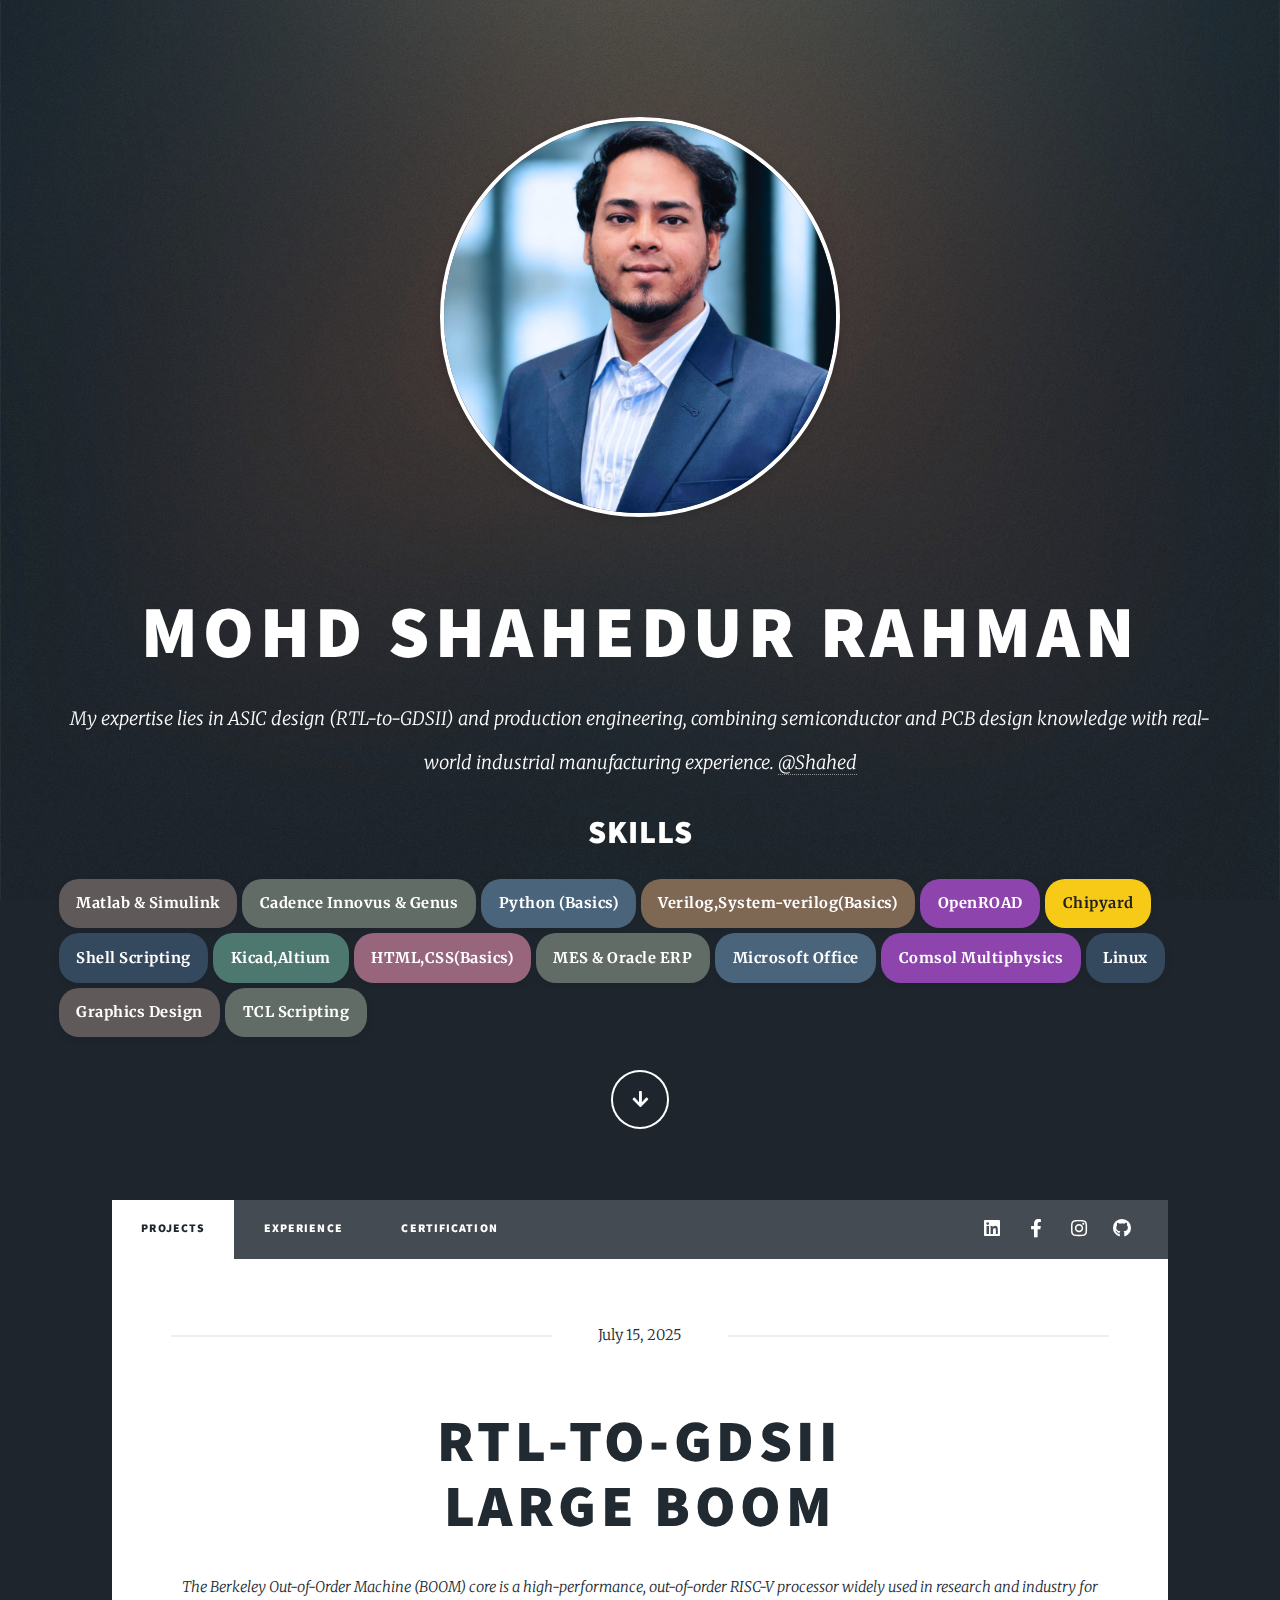
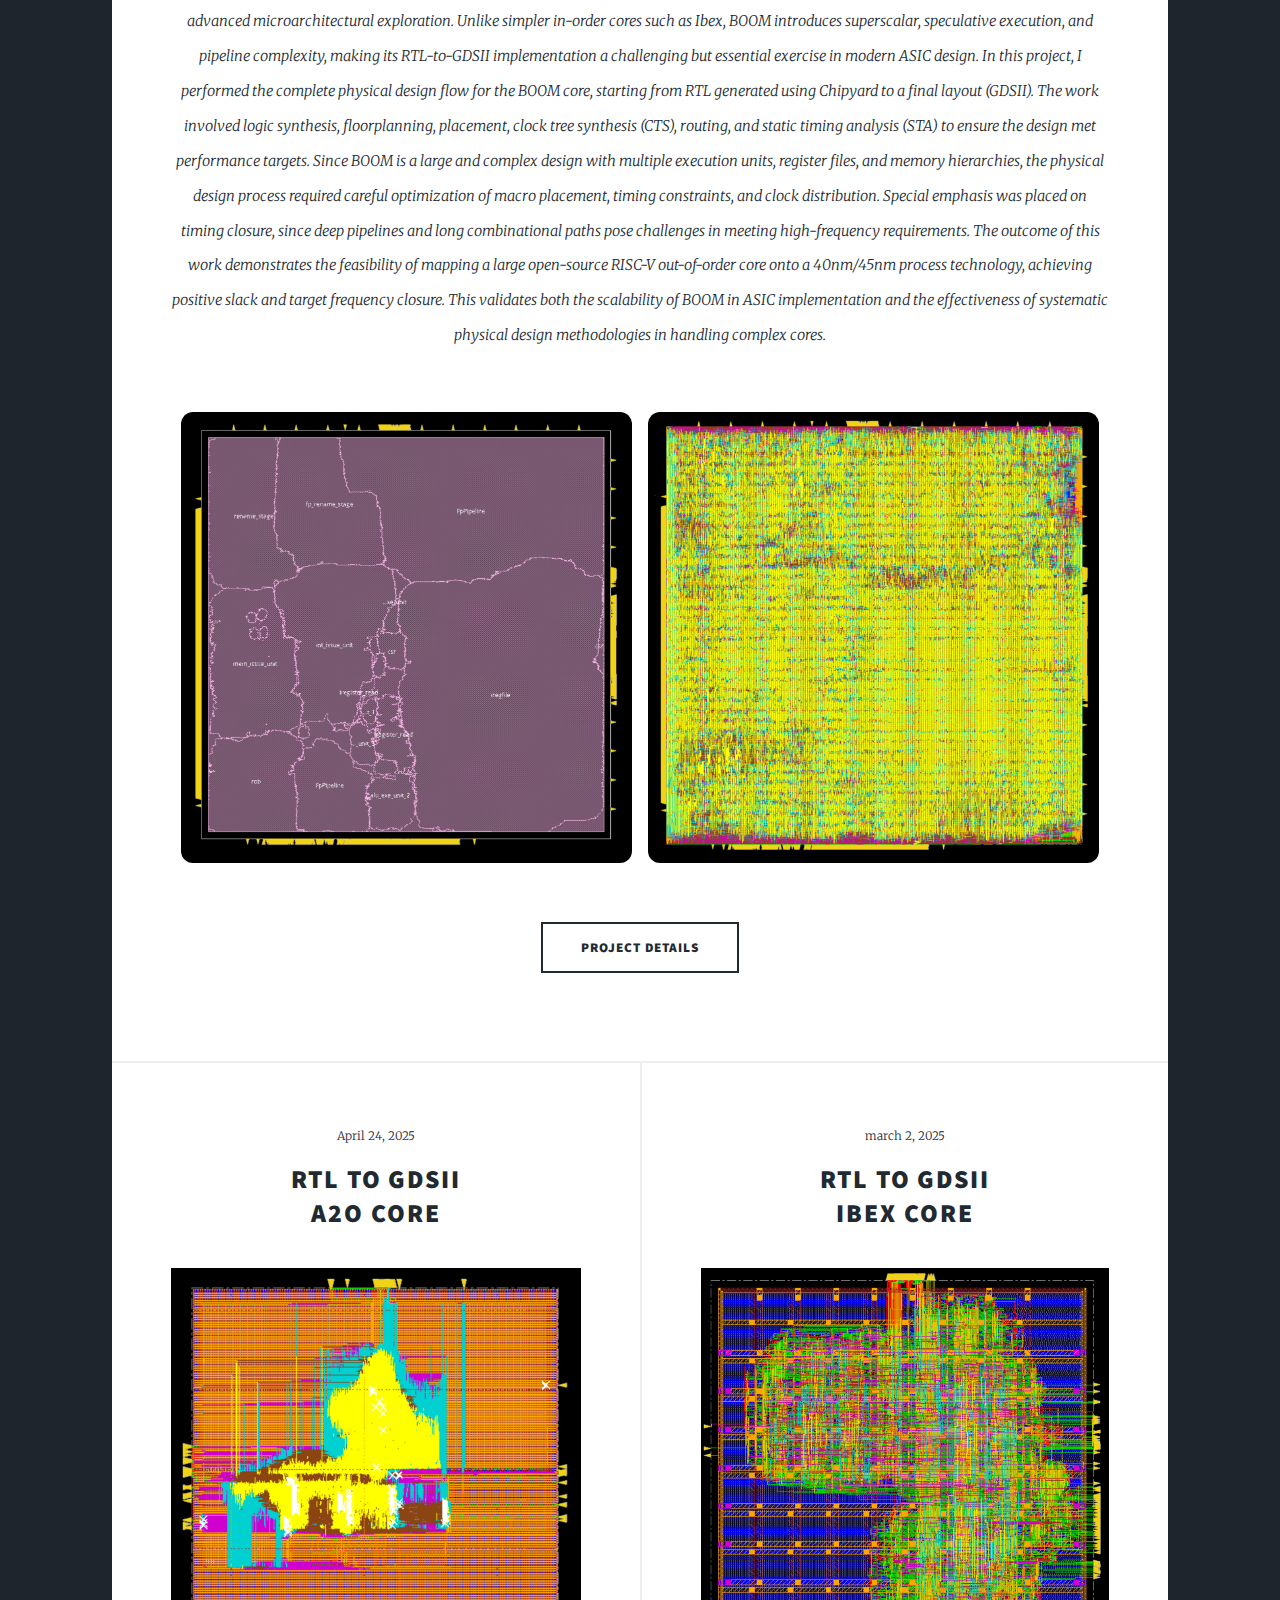
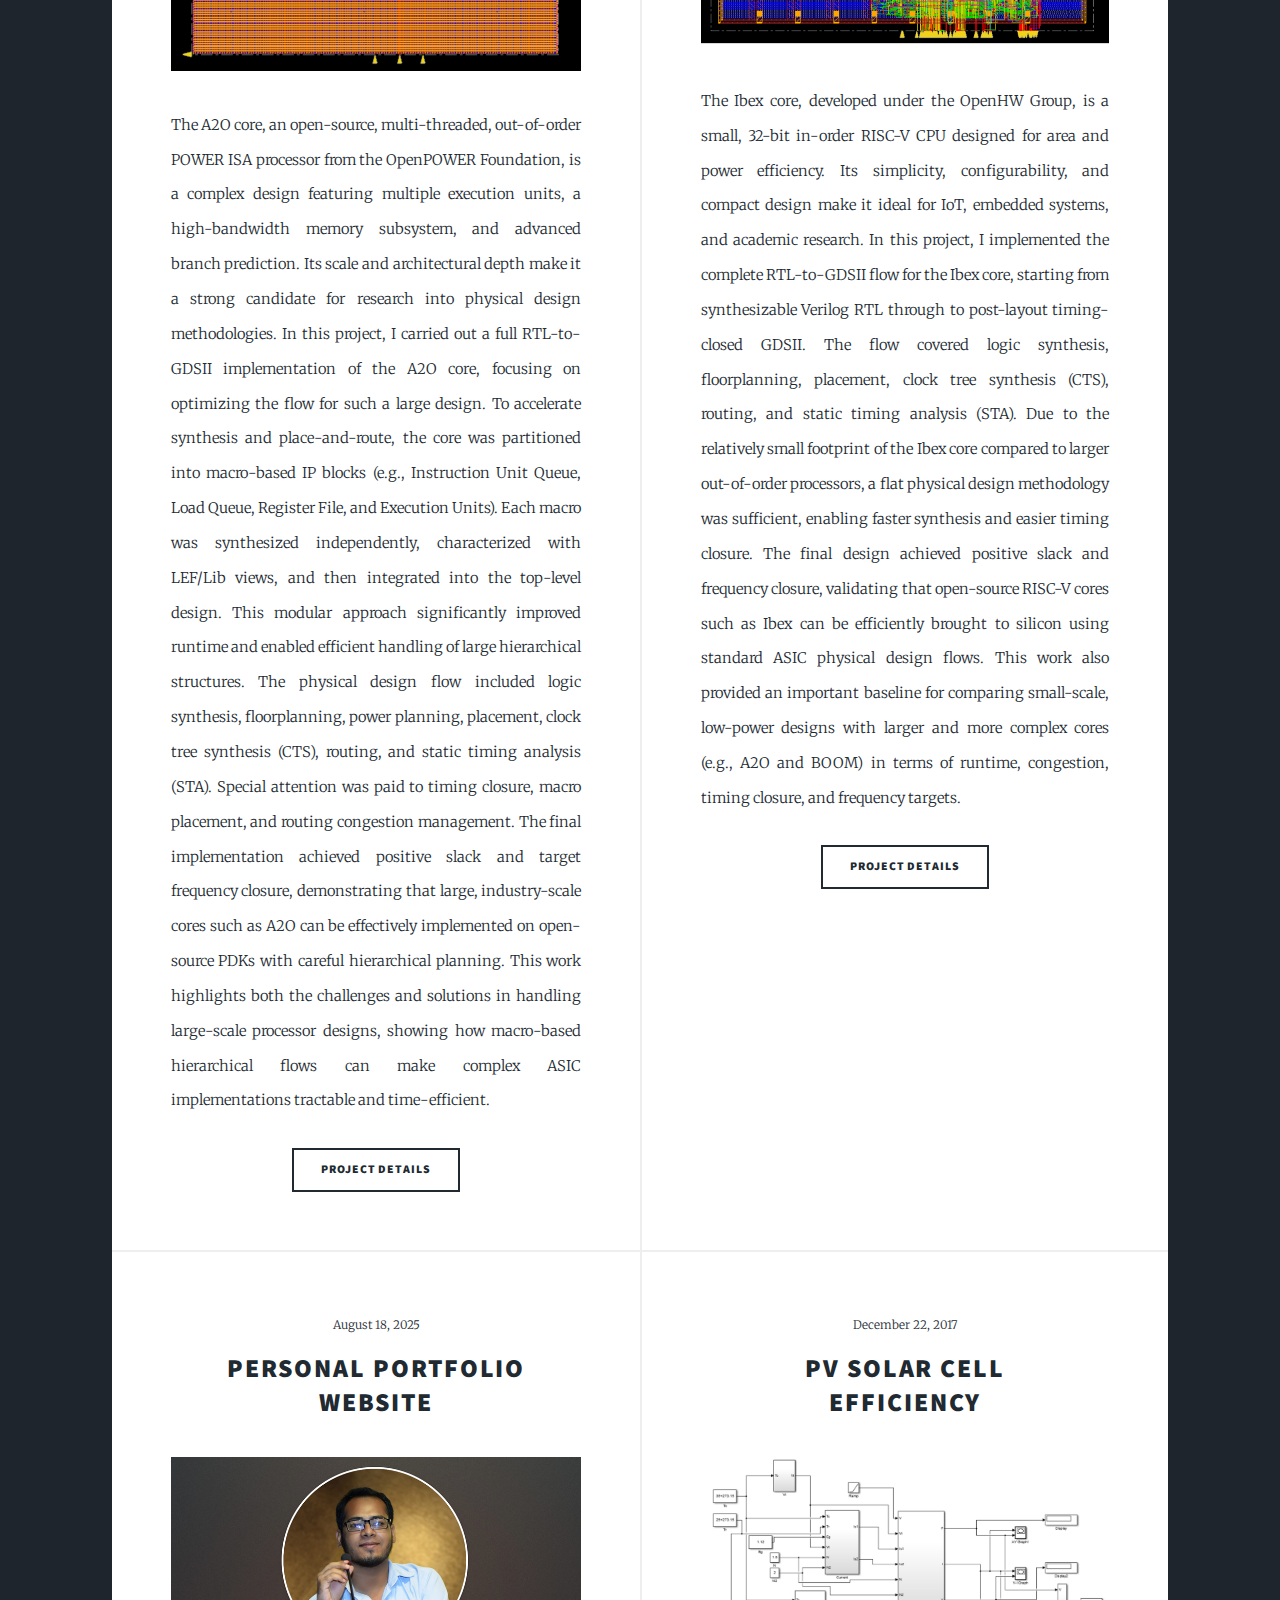
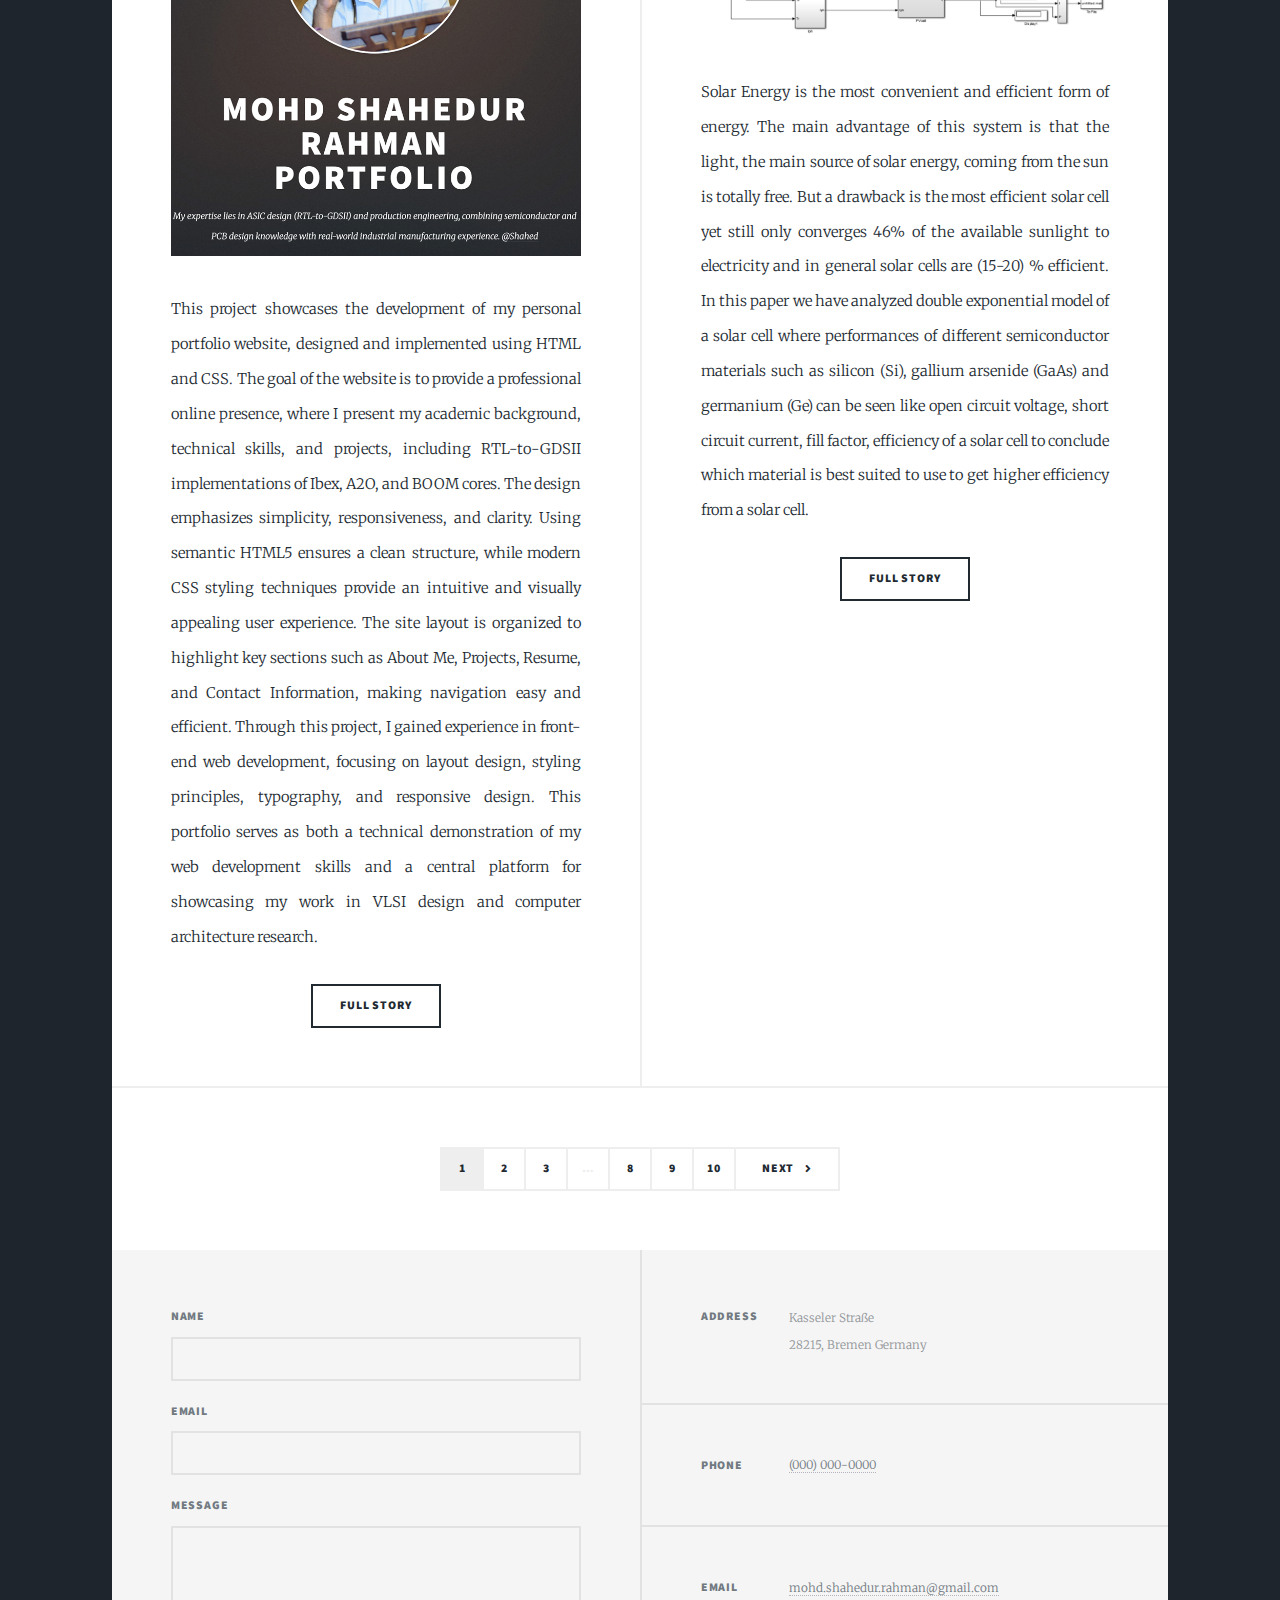
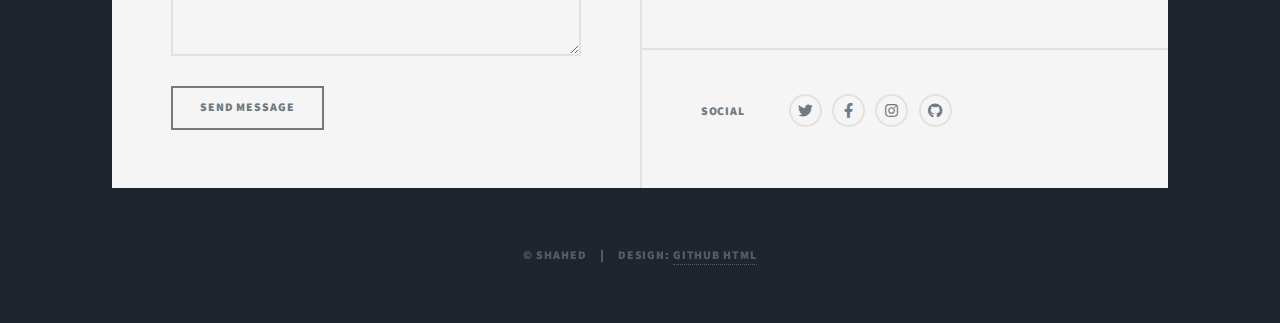
<file: index.html>
<!DOCTYPE HTML>
<!--
	Massively by HTML5 UP
	html5up.net | @ajlkn
	Free for personal and commercial use under the CCA 3.0 license (html5up.net/license)
-->
<html>
	<head>
		<title>Mohd Shahedur Rahman Portfolio</title>
		<meta charset="utf-8" />
		<meta name="viewport" content="width=device-width, initial-scale=1, user-scalable=no" />
		<link rel="stylesheet" href="assets/css/main.css" />
		<noscript><link rel="stylesheet" href="assets/css/noscript.css" /></noscript>
	</head>
	<body class="is-preload">

		<!-- Wrapper -->
			<div id="wrapper" class="fade-in">

				<!-- Intro -->
					<div id="intro">
						</header>
							<a href="#" class="image main"><img src="images/pic20.jpg" alt="Profile" class="circle-img" /></a>						
						<h1>Mohd Shahedur Rahman<br />
						</h1>
						<p>My expertise lies in ASIC design (RTL-to-GDSII) and production engineering, combining semiconductor and PCB design knowledge with real-world industrial manufacturing experience. <a href="https://github.com/Shahed-ur-Rahman">@Shahed</a> <!--for <a href="https://html5up.net">HTML5 UP>--> </a><br />
						
						<h2 class="skills-title">Skills</h2>
				<!-- Skills Section goes here -->
						
    				<div class="skills-badges">
        				<span class="skill-badge matlab">Matlab & Simulink</span>
        				<span class="skill-badge cadence">Cadence Innovus & Genus </span>
        				<span class="skill-badge python">Python (Basics)</span>
        				<span class="skill-badge verilog">Verilog,System-verilog(Basics)</span>
        				<span class="skill-badge openroad">OpenROAD</span>
        				<span class="skill-badge vivado">Chipyard</span>
        				<span class="skill-badge shell">Shell Scripting</span>
        				<span class="skill-badge pcb">Kicad,Altium</span>
						<span class="skill-badge HTML">HTML,CSS(Basics)</span>
						<span class="skill-badge cadence">MES & Oracle ERP </span>
						<span class="skill-badge python">Microsoft Office</span>
						<span class="skill-badge openroad">Comsol Multiphysics</span>
						<span class="skill-badge shell">Linux</span>
						<span class="skill-badge matlab">Graphics Design</span>
						<span class="skill-badge cadence">TCL Scripting</span>
        				       				
        				
    				</div>
						<!--<a href="https://html5up.net/license">Creative Commons license</a>--></p>
						<ul class="actions">
							<li><a href="#header" class="button icon solid solo fa-arrow-down scrolly">Continue</a></li>
						</ul>
					</div>
					
				<!-- Header -->
					<header id="header">
						<a href="index.html" class="logo">Portfolio</a>
					</header>
				 			
					
				<!-- Nav -->
					<nav id="nav">
						<ul class="links">
							<li class="active"><a href="index.html">Projects</a></li>
							<li><a href="generic.html">Experience</a></li>
							<li><a href="elements.html">Certification</a></li>
						</ul>
						<ul class="icons">
							<li><a href="#" class="icon brands fa-linkedin"><span class="label">LinkedIn</span></a></li>
							<li><a href="#" class="icon brands fa-facebook-f"><span class="label">Facebook</span></a></li>
							<li><a href="#" class="icon brands fa-instagram"><span class="label">Instagram</span></a></li>
							<li><a href="#" class="icon brands fa-github"><span class="label">GitHub</span></a></li>
						</ul>
					</nav>
				
				<!-- Main -->
<!-- Main -->
<div id="main">

    <!-- Experience Blocks -->
    <!--<div class="carousel">
        <div class="carousel-track" >
            <article class="exp">
                <h3>ASIC Design Engineer</h3>
                <small>Company A &mdash; 2021-2024</small>
                <span class="badge">RTL-to-GDSII</span>
                <p>Worked on advanced ASIC design flows, tape-out, and verification for high-performance chips.</p>
            </article>
            <article class="exp">
                <h3>Production Engineer</h3>
                <small>Company B &mdash; 2018-2021</small>
                <span class="badge">PCB &amp; Manufacturing</span>
                <p>Managed PCB design, prototyping, and industrial manufacturing processes for electronics products.</p>
            </article>
            <article class="exp">
                <h3>Semiconductor Specialist</h3>
                <small>Company C &mdash; 2015-2018</small>
                <span class="badge">Process &amp; QA</span>
                <p>Led process optimization and quality assurance for semiconductor fabrication and assembly.</p>
            </article>
        </div>
    </div> -->

	
    <!-- Featured Post -->
    <article class="post featured">
        <header class="major">
		 
		    <span class="date">July 15, 2025</span>
            <h2><a href="#">RTL-to-GDSII<br />
            LARGE BOOM</a></h2>
            <p>The Berkeley Out-of-Order Machine (BOOM) core is a high-performance, out-of-order RISC-V processor widely used in research and industry for advanced microarchitectural exploration. Unlike simpler in-order cores such as Ibex, BOOM introduces superscalar, speculative execution, and pipeline complexity, making its RTL-to-GDSII implementation a challenging but essential exercise in modern ASIC design.

			In this project, I performed the complete physical design flow for the BOOM core, starting from RTL generated using Chipyard to a final layout (GDSII). The work involved logic synthesis, floorplanning, placement, clock tree synthesis (CTS), routing, and static timing analysis (STA) to ensure the design met performance targets.

			Since BOOM is a large and complex design with multiple execution units, register files, and memory hierarchies, the physical design process required careful optimization of macro placement, timing constraints, and clock distribution. Special emphasis was placed on timing closure, since deep pipelines and long combinational paths pose challenges in meeting high-frequency requirements.

			The outcome of this work demonstrates the feasibility of mapping a large open-source RISC-V out-of-order core onto a 40nm/45nm process technology, achieving positive slack and target frequency closure. This validates both the scalability of BOOM in ASIC implementation and the effectiveness of systematic physical design methodologies in handling complex cores.</p>
        </header>
        <a href="#" class="image main images-row"> <img src="images/pic11.png" alt="" /> <img src="images/pic12.png" alt="" /></a>
        <ul class="actions special">
            <li><a href="https://github.com/Shahed-ur-Rahman/Boom"  class="button large">Project Details</a></li>
				 
        </ul>
    </article>
<!-- ...existing code... -->

						<!-- Posts -->
							<section class="posts">
								<article>
									<header>
										<span class="date">April 24, 2025</span>
										<h2><a href="#">RTL to GDSII <br />
										A2O Core</a></h2>
									</header>
									<a href="#" class="image fit"><img src="images/pic13.png" alt="" /></a>
									<p>The A2O core, an open-source, multi-threaded, out-of-order POWER ISA processor from the OpenPOWER Foundation, is a complex design featuring multiple execution units, a high-bandwidth memory subsystem, and advanced branch prediction. Its scale and architectural depth make it a strong candidate for research into physical design methodologies.

										In this project, I carried out a full RTL-to-GDSII implementation of the A2O core, focusing on optimizing the flow for such a large design. To accelerate synthesis and place-and-route, the core was partitioned into macro-based IP blocks (e.g., Instruction Unit Queue, Load Queue, Register File, and Execution Units). Each macro was synthesized independently, characterized with LEF/Lib views, and then integrated into the top-level design. This modular approach significantly improved runtime and enabled efficient handling of large hierarchical structures.

										The physical design flow included logic synthesis, floorplanning, power planning, placement, clock tree synthesis (CTS), routing, and static timing analysis (STA). Special attention was paid to timing closure, macro placement, and routing congestion management. The final implementation achieved positive slack and target frequency closure, demonstrating that large, industry-scale cores such as A2O can be effectively implemented on open-source PDKs with careful hierarchical planning.

										This work highlights both the challenges and solutions in handling large-scale processor designs, showing how macro-based hierarchical flows can make complex ASIC implementations tractable and time-efficient.</p>
									<ul class="actions special">
										<li><a href="https://github.com/Shahed-ur-Rahman/A2O-Core" class="button">Project Details</a></li>
									</ul>
								</article>
								<article>
									<header>
										<span class="date">march 2, 2025</span>
										<h2><a href="#">RTL to GDSII<br />
										Ibex core</a></h2>
									</header>
									<a href="#" class="image fit"><img src="images/pic14.png" alt="" /></a>
									<p>The Ibex core, developed under the OpenHW Group, is a small, 32-bit in-order RISC-V CPU designed for area and power efficiency. Its simplicity, configurability, and compact design make it ideal for IoT, embedded systems, and academic research.

										In this project, I implemented the complete RTL-to-GDSII flow for the Ibex core, starting from synthesizable Verilog RTL through to post-layout timing-closed GDSII. The flow covered logic synthesis, floorplanning, placement, clock tree synthesis (CTS), routing, and static timing analysis (STA). Due to the relatively small footprint of the Ibex core compared to larger out-of-order processors, a flat physical design methodology was sufficient, enabling faster synthesis and easier timing closure.

										The final design achieved positive slack and frequency closure, validating that open-source RISC-V cores such as Ibex can be efficiently brought to silicon using standard ASIC physical design flows. This work also provided an important baseline for comparing small-scale, low-power designs with larger and more complex cores (e.g., A2O and BOOM) in terms of runtime, congestion, timing closure, and frequency targets.</p>
									<ul class="actions special">
										<li><a href="https://github.com/Shahed-ur-Rahman/Ibex-Core" class="button">Project Details</a></li>
									</ul>
								</article>
								<article>
									<header>
										<span class="date">August 18, 2025</span>
										<h2><a href="#">Personal Portfolio <br />
										Website</a></h2>
									</header>
									<a href="#" class="image fit"><img src="images/pic15.png" alt="" /></a>
									<p>This project showcases the development of my personal portfolio website, designed and implemented using HTML and CSS. The goal of the website is to provide a professional online presence, where I present my academic background, technical skills, and projects, including RTL-to-GDSII implementations of Ibex, A2O, and BOOM cores.

									The design emphasizes simplicity, responsiveness, and clarity. Using semantic HTML5 ensures a clean structure, while modern CSS styling techniques provide an intuitive and visually appealing user experience. The site layout is organized to highlight key sections such as About Me, Projects, Resume, and Contact Information, making navigation easy and efficient.

									Through this project, I gained experience in front-end web development, focusing on layout design, styling principles, typography, and responsive design. This portfolio serves as both a technical demonstration of my web development skills and a central platform for showcasing my work in VLSI design and computer architecture research.</p>
									<ul class="actions special">
										<li><a href="#" class="button">Full Story</a></li>
									</ul>
								</article>
								<article>
									<header>
										<span class="date">December 22, 2017</span>
										<h2><a href="#">PV solar cell<br />
										efficiency</a></h2>
									</header>
									<a href="#" class="image fit"><img src="images/pic16.png" alt="" /></a>
									<p>Solar Energy is the most convenient and efficient form of energy. The main advantage of this system is that the light, the main source of solar energy, coming from the sun is totally free. But a drawback is the most efficient solar cell yet still only converges 46% of the available sunlight to electricity and in general solar cells are (15-20) % efficient. In this paper we have analyzed double exponential model of a solar cell where performances of different semiconductor materials such as silicon (Si), gallium arsenide (GaAs) and germanium (Ge) can be seen like open circuit voltage, short circuit current, fill factor, efficiency of a solar cell to conclude which material is best suited to use to get higher efficiency from a solar cell.</p>
									<ul class="actions special">
										<li><a href="#" class="button">Full Story</a></li>
									</ul>
								</article>
								<!--<article>
									<header>
										<span class="date">April 11, 2017</span>
										<h2><a href="#">Odio magna<br />
										sed consectetur</a></h2>
									</header>
									<a href="#" class="image fit"><img src="images/pic06.jpg" alt="" /></a>
									<p>Donec eget ex magna. Interdum et malesuada fames ac ante ipsum primis in faucibus. Pellentesque venenatis dolor imperdiet dolor mattis sagittis magna etiam.</p>
									<ul class="actions special">
										<li><a href="#" class="button">Full Story</a></li>
									</ul>
								</article>
								<article>
									<header>
										<span class="date">April 7, 2017</span>
										<h2><a href="#">Augue lorem<br />
										primis vestibulum</a></h2>
									</header>
									<a href="#" class="image fit"><img src="images/pic07.jpg" alt="" /></a>
									<p>Donec eget ex magna. Interdum et malesuada fames ac ante ipsum primis in faucibus. Pellentesque venenatis dolor imperdiet dolor mattis sagittis magna etiam.</p>
									<ul class="actions special">
										<li><a href="#" class="button">Full Story</a></li>
									</ul>
								</article> -->
							</section>

						<!-- Footer -->
							<footer>
								<div class="pagination">
									<!--<a href="#" class="previous">Prev</a>-->
									<a href="#" class="page active">1</a>
									<a href="#" class="page">2</a>
									<a href="#" class="page">3</a>
									<span class="extra">&hellip;</span>
									<a href="#" class="page">8</a>
									<a href="#" class="page">9</a>
									<a href="#" class="page">10</a>
									<a href="#" class="next">Next</a>
								</div>
							</footer>

					</div>

				<!-- Footer -->
					<footer id="footer">
						<section>
							<form method="POST" action="https://formspree.io/f/xzzvqwkj">
								<div class="fields">
									<div class="field">
										<label for="name">Name</label>
										<input type="text" name="name" id="name" />
									</div>
									<div class="field">
										<label for="email">Email</label>
										<input type="text" name="email" id="email" />
									</div>
									<div class="field">
										<label for="message">Message</label>
										<textarea name="message" id="message" rows="3"></textarea>
									</div>
								</div>
								<ul class="actions">
									<li><input type="submit" value="Send Message" /></li>
								</ul>
							</form>
						</section>
						<section class="split contact">
							<section class="alt">
								<h3>Address</h3>
								<p>Kasseler Straße<br />
								 28215, Bremen Germany</p>
							</section>
							<section>
								<h3>Phone</h3>
								<p><a href="#">(000) 000-0000</a></p>
							</section>
							<section>
								<h3>Email</h3>
								<p><a href="#">mohd.shahedur.rahman@gmail.com</a></p>
							</section>
							<section>
								<h3>Social</h3>
								<ul class="icons alt">
									<li><a href="#" class="icon brands alt fa-twitter"><span class="label">Twitter</span></a></li>
									<li><a href="#" class="icon brands alt fa-facebook-f"><span class="label">Facebook</span></a></li>
									<li><a href="#" class="icon brands alt fa-instagram"><span class="label">Instagram</span></a></li>
									<li><a href="#" class="icon brands alt fa-github"><span class="label">GitHub</span></a></li>
								</ul>
							</section>
						</section>
					</footer>

				<!-- Copyright -->
					<div id="copyright">
						<ul><li>&copy; Shahed</li><li>Design: <a href="https://html5up.net">Github HTML</a></li></ul>
					</div>

			</div>

		<!-- Scripts -->
			<script src="assets/js/jquery.min.js"></script>
			<script src="assets/js/jquery.scrollex.min.js"></script>
			<script src="assets/js/jquery.scrolly.min.js"></script>
			<script src="assets/js/browser.min.js"></script>
			<script src="assets/js/breakpoints.min.js"></script>
			<script src="assets/js/util.js"></script>
			<script src="assets/js/main.js"></script>

	</body>

</html>
</file>
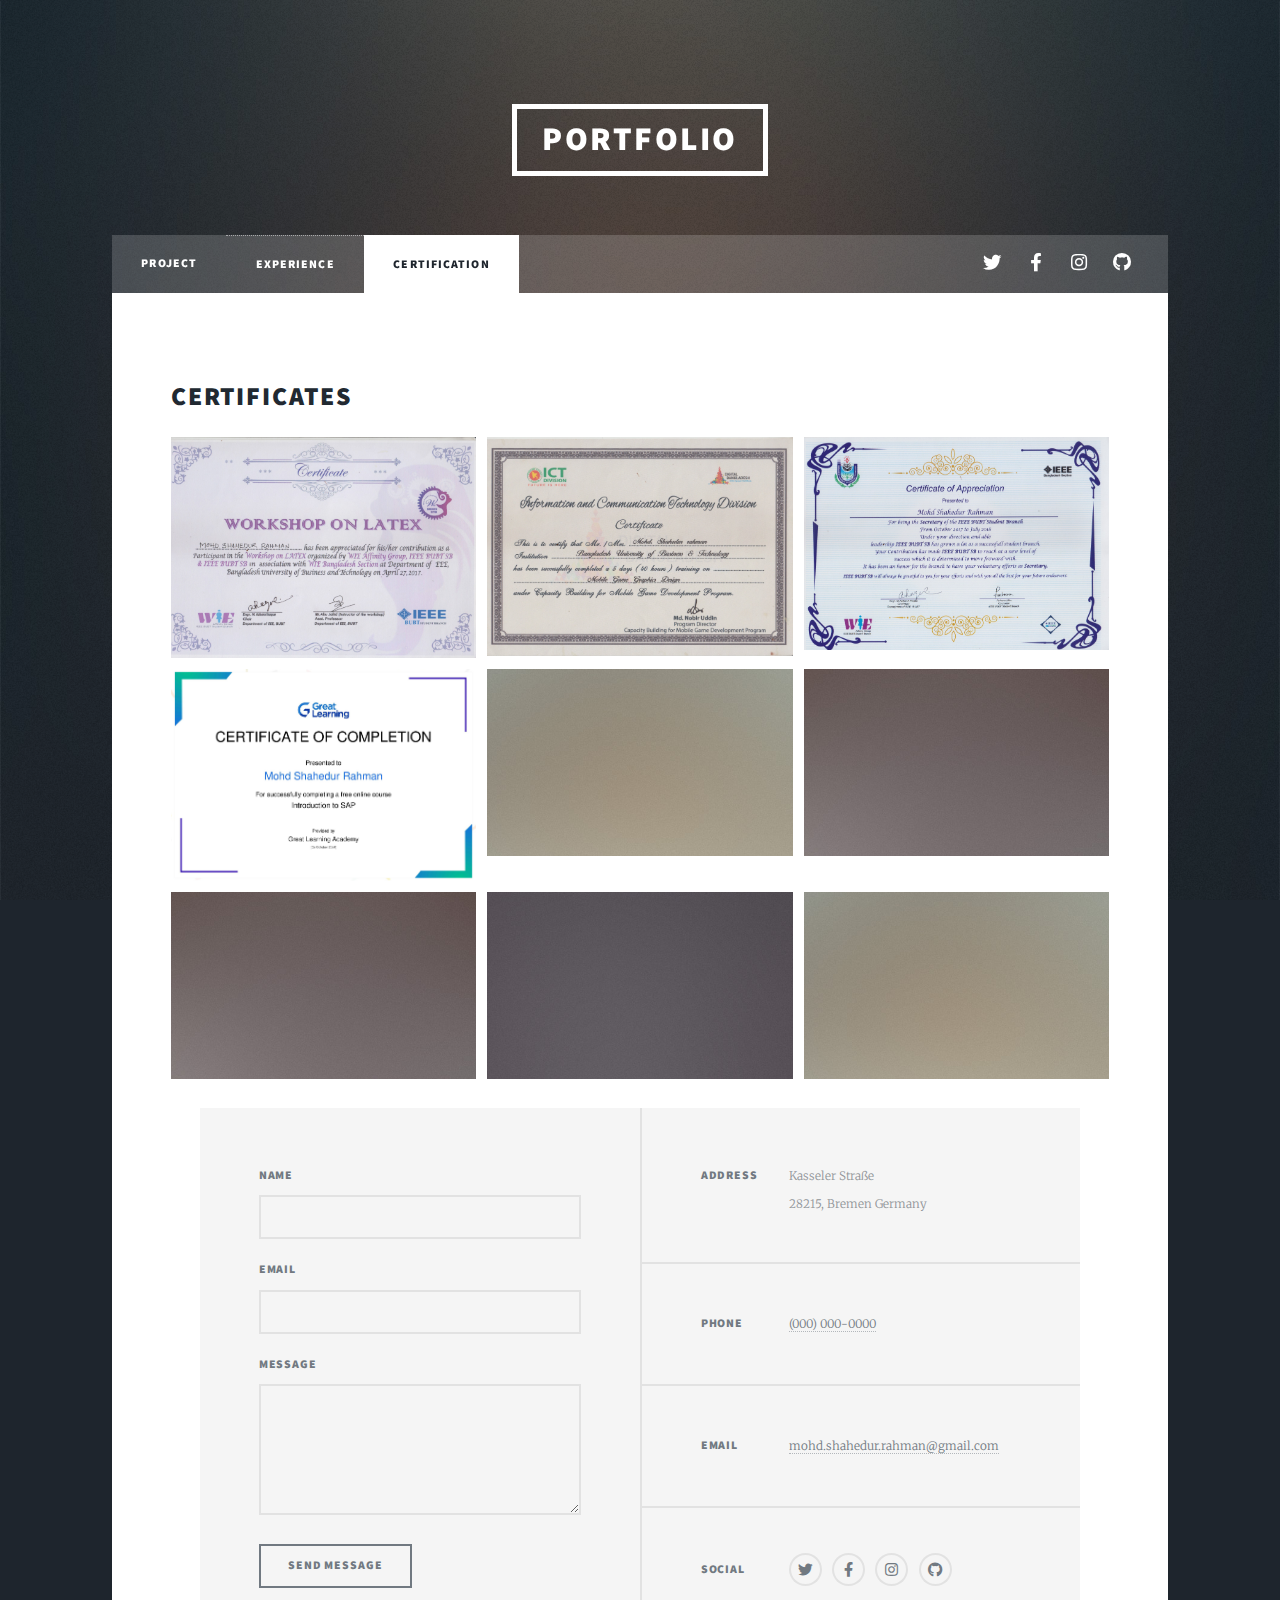
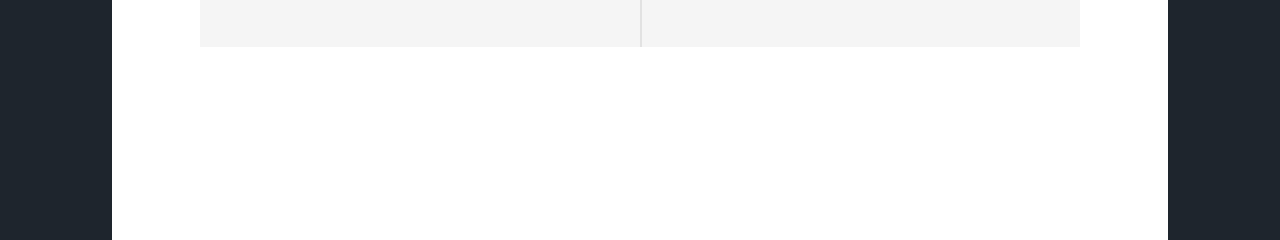
<file: elements.html>
<!DOCTYPE HTML>
<!--
	Massively by HTML5 UP
	html5up.net | @ajlkn
	Free for personal and commercial use under the CCA 3.0 license (html5up.net/license)
-->
<html>
	<head>
		<title>Certification - Mohd Shaheddur Rahman</title>
		<meta charset="utf-8" />
		<meta name="viewport" content="width=device-width, initial-scale=1, user-scalable=no" />
		<link rel="stylesheet" href="assets/css/main.css" />
		<noscript><link rel="stylesheet" href="assets/css/noscript.css" /></noscript>
	</head>
	<body class="is-preload">

		<!-- Wrapper -->
			<div id="wrapper">

				<!-- Header -->
					<header id="header">
						<a href="index.html" class="logo">Portfolio</a>
					</header>

				<!-- Nav -->
					<nav id="nav">
						<ul class="links">
							<li><a href="index.html">Project</li>
							<li><a href="generic.html">Experience</li>
							<li class="active"><a href="elements.html">Certification</li>
						</ul>
						<ul class="icons">
							<li><a href="#" class="icon brands fa-twitter"><span class="label">Twitter</span></a></li>
							<li><a href="#" class="icon brands fa-facebook-f"><span class="label">Facebook</span></a></li>
							<li><a href="#" class="icon brands fa-instagram"><span class="label">Instagram</span></a></li>
							<li><a href="#" class="icon brands fa-github"><span class="label">GitHub</span></a></li>
						</ul>
					</nav>

				<!-- Main -->
					<div id="main">

						<!-- Post -->
							<section class="post">
								<!--  
								<header class="major">
									<h1>Elements<br />
									Reference</h1>
								</header>
								
								<!-- Text stuff 
									<h2>Text</h2>
									<p>This is <b>bold</b> and this is <strong>strong</strong>. This is <i>italic</i> and this is <em>emphasized</em>.
									This is <sup>superscript</sup> text and this is <sub>subscript</sub> text.
									This is <u>underlined</u> and this is code: <code>for (;;) { ... }</code>.
									Finally, this is a <a href="#">link</a>.</p>
									<hr />
									<h2>Heading Level 2</h2>
									<h3>Heading Level 3</h3>
									<h4>Heading Level 4</h4>
									<h5>Heading Level 5</h5>
									<h6>Heading Level 6</h6>
									<hr />
									<header>
										<h2>Heading with a Subtitle</h2>
										<p>Lorem ipsum dolor sit amet nullam id egestas urna aliquam</p>
									</header>
									<p>Nunc lacinia ante nunc ac lobortis. Interdum adipiscing gravida odio porttitor sem non mi integer non faucibus ornare mi ut ante amet placerat aliquet. Volutpat eu sed ante lacinia sapien lorem accumsan varius montes viverra nibh in adipiscing blandit tempus accumsan.</p>
									<header>
										<h3>Heading with a Subtitle</h3>
										<p>Lorem ipsum dolor sit amet nullam id egestas urna aliquam</p>
									</header>
									<p>Nunc lacinia ante nunc ac lobortis. Interdum adipiscing gravida odio porttitor sem non mi integer non faucibus ornare mi ut ante amet placerat aliquet. Volutpat eu sed ante lacinia sapien lorem accumsan varius montes viverra nibh in adipiscing blandit tempus accumsan.</p>
									<header>
										<h4>Heading with a Subtitle</h4>
										<p>Lorem ipsum dolor sit amet nullam id egestas urna aliquam</p>
									</header>
									<p>Nunc lacinia ante nunc ac lobortis. Interdum adipiscing gravida odio porttitor sem non mi integer non faucibus ornare mi ut ante amet placerat aliquet. Volutpat eu sed ante lacinia sapien lorem accumsan varius montes viverra nibh in adipiscing blandit tempus accumsan.</p>

									<hr /> 

								<!-- Lists 
									<h2>Lists</h2>
									<div class="row">
										<div class="col-6 col-12-small">

											<h3>Unordered</h3>
											<ul>
												<li>Dolor pulvinar etiam.</li>
												<li>Sagittis lorem eleifend.</li>
												<li>Felis feugiat dolore viverra.</li>
												<li>Dolor pulvinar etiam.</li>
											</ul>

											<h3>Alternate</h3>
											<ul class="alt">
												<li>Dolor pulvinar etiam etiam.</li>
												<li>Sagittis adipiscing eleifend.</li>
												<li>Felis enim dolore viverra.</li>
												<li>Dolor pulvinar etiam etiam.</li>
											</ul>

										</div>
										<div class="col-6 col-12-small">

											<h3>Ordered</h3>
											<ol>
												<li>Dolor pulvinar etiam.</li>
												<li>Etiam vel felis at viverra.</li>
												<li>Felis enim feugiat magna.</li>
												<li>Etiam vel felis nullam.</li>
												<li>Felis enim et tempus.</li>
											</ol>

											<h3>Icons</h3>
											<ul class="icons">
												<li><a href="#" class="icon brands fa-twitter"><span class="label">Twitter</span></a></li>
												<li><a href="#" class="icon brands fa-facebook-f"><span class="label">Facebook</span></a></li>
												<li><a href="#" class="icon brands fa-instagram"><span class="label">Instagram</span></a></li>
												<li><a href="#" class="icon brands fa-github"><span class="label">Github</span></a></li>
												<li><a href="#" class="icon brands fa-dribbble"><span class="label">Dribbble</span></a></li>
											</ul>
											<ul class="icons alt">
												<li><a href="#" class="icon brands alt fa-twitter"><span class="label">Twitter</span></a></li>
												<li><a href="#" class="icon brands alt fa-facebook-f"><span class="label">Facebook</span></a></li>
												<li><a href="#" class="icon brands alt fa-instagram"><span class="label">Instagram</span></a></li>
												<li><a href="#" class="icon brands alt fa-github"><span class="label">Github</span></a></li>
												<li><a href="#" class="icon brands alt fa-dribbble"><span class="label">Dribbble</span></a></li>
											</ul>

										</div>
									</div>
									<h3>Definition</h3>
									<dl>
										<dt>Item 1</dt>
										<dd>
											<p>Lorem ipsum dolor vestibulum ante ipsum primis in faucibus vestibulum. Blandit adipiscing eu felis iaculis volutpat ac adipiscing accumsan eu faucibus. Integer ac pellentesque praesent.</p>
										</dd>
										<dt>Item 2</dt>
										<dd>
											<p>Lorem ipsum dolor vestibulum ante ipsum primis in faucibus vestibulum. Blandit adipiscing eu felis iaculis volutpat ac adipiscing accumsan eu faucibus. Integer ac pellentesque praesent.</p>
										</dd>
										<dt>Item 3</dt>
										<dd>
											<p>Lorem ipsum dolor vestibulum ante ipsum primis in faucibus vestibulum. Blandit adipiscing eu felis iaculis volutpat ac adipiscing accumsan eu faucibus. Integer ac pellentesque praesent.</p>
										</dd>
									</dl>

									<h3>Actions</h3>
									<ul class="actions">
										<li><a href="#" class="button primary">Primary</a></li>
										<li><a href="#" class="button">Default</a></li>
									</ul>
									<ul class="actions small">
										<li><a href="#" class="button primary small">Small</a></li>
										<li><a href="#" class="button small">Small</a></li>
									</ul>
									<div class="row">
										<div class="col-6 col-12-small">
											<ul class="actions stacked">
												<li><a href="#" class="button primary">Default</a></li>
												<li><a href="#" class="button">Default</a></li>
											</ul>
										</div>
										<div class="col-6 col-12-small">
											<ul class="actions stacked">
												<li><a href="#" class="button primary small">Small</a></li>
												<li><a href="#" class="button small">Small</a></li>
											</ul>
										</div>
									</div>
									<div class="row">
										<div class="col-6 col-12-small">
											<ul class="actions stacked">
												<li><a href="#" class="button primary fit">Default</a></li>
												<li><a href="#" class="button fit">Default</a></li>
											</ul>
										</div>
										<div class="col-6 col-12-small">
											<ul class="actions stacked">
												<li><a href="#" class="button primary small fit">Small</a></li>
												<li><a href="#" class="button small fit">Small</a></li>
											</ul>
										</div>
									</div>

									<hr />

								<!-- Blockquote 
									<h2>Blockquote</h2>
									<blockquote>Fringilla nisl. Donec accumsan interdum nisi, quis tincidunt felis sagittis eget tempus euismod. Vestibulum ante ipsum primis in faucibus vestibulum. Blandit adipiscing eu felis iaculis volutpat ac adipiscing accumsan faucibus. Vestibulum ante ipsum primis in faucibus vestibulum. Blandit adipiscing eu felis.</blockquote>

									<hr />

								<!-- Table 
									<h2>Table</h2>

									<h3>Default</h3>
									<div class="table-wrapper">
										<table>
											<thead>
												<tr>
													<th>Name</th>
													<th>Description</th>
													<th>Price</th>
												</tr>
											</thead>
											<tbody>
												<tr>
													<td>Item 1</td>
													<td>Ante turpis integer aliquet porttitor.</td>
													<td>29.99</td>
												</tr>
												<tr>
													<td>Item 2</td>
													<td>Vis ac commodo adipiscing arcu aliquet.</td>
													<td>19.99</td>
												</tr>
												<tr>
													<td>Item 3</td>
													<td> Morbi faucibus arcu accumsan lorem.</td>
													<td>29.99</td>
												</tr>
												<tr>
													<td>Item 4</td>
													<td>Vitae integer tempus condimentum.</td>
													<td>19.99</td>
												</tr>
												<tr>
													<td>Item 5</td>
													<td>Ante turpis integer aliquet porttitor.</td>
													<td>29.99</td>
												</tr>
											</tbody>
											<tfoot>
												<tr>
													<td colspan="2"></td>
													<td>100.00</td>
												</tr>
											</tfoot>
										</table>
									</div>

									<h3>Alternate</h3>
									<div class="table-wrapper">
										<table class="alt">
											<thead>
												<tr>
													<th>Name</th>
													<th>Description</th>
													<th>Price</th>
												</tr>
											</thead>
											<tbody>
												<tr>
													<td>Item 1</td>
													<td>Ante turpis integer aliquet porttitor.</td>
													<td>29.99</td>
												</tr>
												<tr>
													<td>Item 2</td>
													<td>Vis ac commodo adipiscing arcu aliquet.</td>
													<td>19.99</td>
												</tr>
												<tr>
													<td>Item 3</td>
													<td> Morbi faucibus arcu accumsan lorem.</td>
													<td>29.99</td>
												</tr>
												<tr>
													<td>Item 4</td>
													<td>Vitae integer tempus condimentum.</td>
													<td>19.99</td>
												</tr>
												<tr>
													<td>Item 5</td>
													<td>Ante turpis integer aliquet porttitor.</td>
													<td>29.99</td>
												</tr>
											</tbody>
											<tfoot>
												<tr>
													<td colspan="2"></td>
													<td>100.00</td>
												</tr>
											</tfoot>
										</table>
									</div>

									<hr />

								<!-- Buttons 
									<h2>Buttons</h2>
									<ul class="actions">
										<li><a href="#" class="button primary">Primary</a></li>
										<li><a href="#" class="button">Default</a></li>
									</ul>
									<ul class="actions">
										<li><a href="#" class="button primary large">Large</a></li>
										<li><a href="#" class="button">Default</a></li>
										<li><a href="#" class="button small">Small</a></li>
									</ul>
									<ul class="actions fit">
										<li><a href="#" class="button primary fit">Fit</a></li>
										<li><a href="#" class="button fit">Fit</a></li>
									</ul>
									<ul class="actions fit small">
										<li><a href="#" class="button primary fit small">Fit + Small</a></li>
										<li><a href="#" class="button fit small">Fit + Small</a></li>
									</ul>
									<ul class="actions">
										<li><a href="#" class="button primary icon solid fa-search">Icon</a></li>
										<li><a href="#" class="button icon solid fa-download">Icon</a></li>
									</ul>
									<ul class="actions">
										<li><span class="button primary disabled">Primary</span></li>
										<li><span class="button disabled">Default</span></li>
									</ul>

									<hr />

								<!-- Form 
									<h2>Form</h2>

									<form method="post" action="#">
										<div class="row gtr-uniform">
											<div class="col-6 col-12-xsmall">
												<input type="text" name="demo-name" id="demo-name" value="" placeholder="Name" />
											</div>
											<div class="col-6 col-12-xsmall">
												<input type="email" name="demo-email" id="demo-email" value="" placeholder="Email" />
											</div>
											<!-- Break 
											<div class="col-12">
												<select name="demo-category" id="demo-category">
													<option value="">- Category -</option>
													<option value="1">Manufacturing</option>
													<option value="1">Shipping</option>
													<option value="1">Administration</option>
													<option value="1">Human Resources</option>
												</select>
											</div>
											<!-- Break 
											<div class="col-4 col-12-small">
												<input type="radio" id="demo-priority-low" name="demo-priority" checked>
												<label for="demo-priority-low">Low</label>
											</div>
											<div class="col-4 col-12-small">
												<input type="radio" id="demo-priority-normal" name="demo-priority">
												<label for="demo-priority-normal">Normal</label>
											</div>
											<div class="col-4 col-12-small">
												<input type="radio" id="demo-priority-high" name="demo-priority">
												<label for="demo-priority-high">High</label>
											</div>
											<!-- Break 
											<div class="col-6 col-12-small">
												<input type="checkbox" id="demo-copy" name="demo-copy">
												<label for="demo-copy">Email me a copy</label>
											</div>
											<div class="col-6 col-12-small">
												<input type="checkbox" id="demo-human" name="demo-human" checked>
												<label for="demo-human">I am a human</label>
											</div>
											<!-- Break 
											<div class="col-12">
												<textarea name="demo-message" id="demo-message" placeholder="Enter your message" rows="6"></textarea>
											</div>
											<!-- Break 
											<div class="col-12">
												<ul class="actions">
													<li><input type="submit" value="Send Message" class="primary" /></li>
													<li><input type="reset" value="Reset" /></li>
												</ul>
											</div>
										</div>
									</form>

									<hr /> -->

								<!-- Image -->
									<h2>Certificates</h2>
<!--									<p>Felis sagittis eget tempus primis in faucibus vestibulum. Blandit adipiscing eu
									<h3></h3>
									<span class="image fit"><img src="images/pic01.jpg" alt="" /></span>-->
									<div class="box alt">
										<div class="row gtr-50 gtr-uniform">
											<div class="col-4"><span class="image fit"><img src="images/wie.jpg" alt="" /></span></div>
											<div class="col-4"><span class="image fit"><img src="images/ICT.jpg" alt="" /></span></div>
											<div class="col-4"><span class="image fit"><img src="images/sec.jpg" alt="" /></span></div>
											<!-- Break -->
											<div class="col-4"><span class="image fit"><img src="images/sap.png" alt="" /></span></div>
											<div class="col-4"><span class="image fit"><img src="images/pic02.jpg" alt="" /></span></div>
											<div class="col-4"><span class="image fit"><img src="images/pic03.jpg" alt="" /></span></div>
											<!-- Break -->
											<div class="col-4"><span class="image fit"><img src="images/pic03.jpg" alt="" /></span></div>
											<div class="col-4"><span class="image fit"><img src="images/pic04.jpg" alt="" /></span></div>
											<div class="col-4"><span class="image fit"><img src="images/pic02.jpg" alt="" /></span></div>
										</div>
									</div>
<!--
									<h3>Left &amp; Right</h3>
									<p><span class="image left"><img src="images/pic08.jpg" alt="" /></span>Lorem ipsum dolor sit accumsan interdum nisi, quis tincidunt felis sagittis eget. tempus euismod. Vestibulum ante ipsum primis in faucibus vestibulum. Blandit adipiscing eu felis iaculis volutpat ac adipiscing accumsan eu faucibus. Integer ac pellentesque praesent tincidunt felis sagittis eget. tempus euismod. Vestibulum ante ipsum primis sagittis eget. tempus euismod. Vestibulum ante ipsum primis in faucibus vestibulum. Blandit adipiscing eu felis iaculis volutpat ac adipiscing accumsan eu faucibus. Integer ac pellentesque praesent tincidunt felis sagittis eget. tempus euismod. Vestibulum ante ipsum primis in faucibus vestibulum. Blandit adipiscing eu felis iaculis volutpat ac adipiscing accumsan eu faucibus. Integer ac pellentesque praesent. Vestibulum ante ipsum primis in faucibus magna blandit adipiscing eu felis iaculis.</p>
									<p><span class="image right"><img src="images/pic09.jpg" alt="" /></span>Lorem ipsum dolor sit accumsan interdum nisi, quis tincidunt felis sagittis eget. tempus euismod. Vestibulum ante ipsum primis in faucibus vestibulum. Blandit adipiscing eu felis iaculis volutpat ac adipiscing accumsan eu faucibus. Integer ac pellentesque praesent tincidunt felis sagittis eget. tempus euismod. Vestibulum ante ipsum primis sagittis eget. tempus euismod. Vestibulum ante ipsum primis in faucibus vestibulum. Blandit adipiscing eu felis iaculis volutpat ac adipiscing accumsan eu faucibus. Integer ac pellentesque praesent tincidunt felis sagittis eget. tempus euismod. Vestibulum ante ipsum primis in faucibus vestibulum. Blandit adipiscing eu felis iaculis volutpat ac adipiscing accumsan eu faucibus. Integer ac pellentesque praesent. Vestibulum ante ipsum primis in faucibus magna blandit adipiscing eu felis iaculis.</p>

									<hr />

								<!-- Box 
									<h2>Box</h2>
									<div class="box">
										<p>Felis sagittis eget tempus primis in faucibus vestibulum. Blandit adipiscing eu felis iaculis volutpat ac adipiscing accumsan eu faucibus. Integer ac pellentesque praesent tincidunt felis sagittis eget. tempus euismod. Magna sed etiam ante ipsum primis in faucibus vestibulum. Blandit adipiscing eu ipsum primis in faucibus vestibulum. Blandit adipiscing eu felis iaculis volutpat ac adipiscing accumsan eu faucibus lorem ipsum dolor sit amet nullam. Integer ac pellentesque praesent tincidunt felis sagittis eget. tempus euismod. Vestibulum ante ipsum primis sagittis eget. tempus euismod. Vestibulum ante ipsum primis in faucibus vestibulum. Blandit adipiscing eu felis iaculis volutpat ac adipiscing accumsan eu faucibus. Integer ac pellentesque praesent tincidunt felis sagittis eget. tempus euismod. Vestibulum ante ipsum primis in faucibus vestibulum. Blandit adipiscing eu felis iaculis volutpat ac adipiscing accumsan eu faucibus. Integer ac pellentesque praesent. Vestibulum ante ipsum primis in faucibus magna blandit adipiscing eu felis iaculis volutpat lorem ipsum dolor.</p>
									</div>

									<hr />

								<!-- Preformatted Code 
									<h2>Preformatted</h2>
									<pre><code>i = 0;

while (!deck.isInOrder()) {
    print 'Iteration ' + i;
    deck.shuffle();
    i++;
}

print 'It took ' + i + ' iterations to sort the deck.';
</code></pre>

							</section>

					</div>
				-->
			<!-- Footer -->
					<footer id="footer">
						<section>
							<form method="POST" action="https://formspree.io/f/xzzvqwkj">
								<div class="fields">
									<div class="field">
										<label for="name">Name</label>
										<input type="text" name="name" id="name" />
									</div>
									<div class="field">
										<label for="email">Email</label>
										<input type="text" name="email" id="email" />
									</div>
									<div class="field">
										<label for="message">Message</label>
										<textarea name="message" id="message" rows="3"></textarea>
									</div>
								</div>
								<ul class="actions">
									<li><input type="submit" value="Send Message" /></li>
								</ul>
							</form>
						</section>
						<section class="split contact">
							<section class="alt">
								<h3>Address</h3>
								<p>Kasseler Straße<br />
								 28215, Bremen Germany</p>
							</section>
							<section>
								<h3>Phone</h3>
								<p><a href="#">(000) 000-0000</a></p>
							</section>
							<section>
								<h3>Email</h3>
								<p><a href="#">mohd.shahedur.rahman@gmail.com</a></p>
							</section>
							<section>
								<h3>Social</h3>
								<ul class="icons alt">
									<li><a href="#" class="icon brands alt fa-twitter"><span class="label">Twitter</span></a></li>
									<li><a href="#" class="icon brands alt fa-facebook-f"><span class="label">Facebook</span></a></li>
									<li><a href="#" class="icon brands alt fa-instagram"><span class="label">Instagram</span></a></li>
									<li><a href="#" class="icon brands alt fa-github"><span class="label">GitHub</span></a></li>
								</ul>
							</section>
						</section>
					</footer>

				<!-- Copyright -->
					<div id="copyright">
						<ul><li>&copy; Shahed</li><li>Design: <a href="https://html5up.net">Github HTML</a></li></ul>
					</div>

			</div>

		<!-- Scripts -->
			<script src="assets/js/jquery.min.js"></script>
			<script src="assets/js/jquery.scrollex.min.js"></script>
			<script src="assets/js/jquery.scrolly.min.js"></script>
			<script src="assets/js/browser.min.js"></script>
			<script src="assets/js/breakpoints.min.js"></script>
			<script src="assets/js/util.js"></script>
			<script src="assets/js/main.js"></script>

	</body>
</html>
</file>
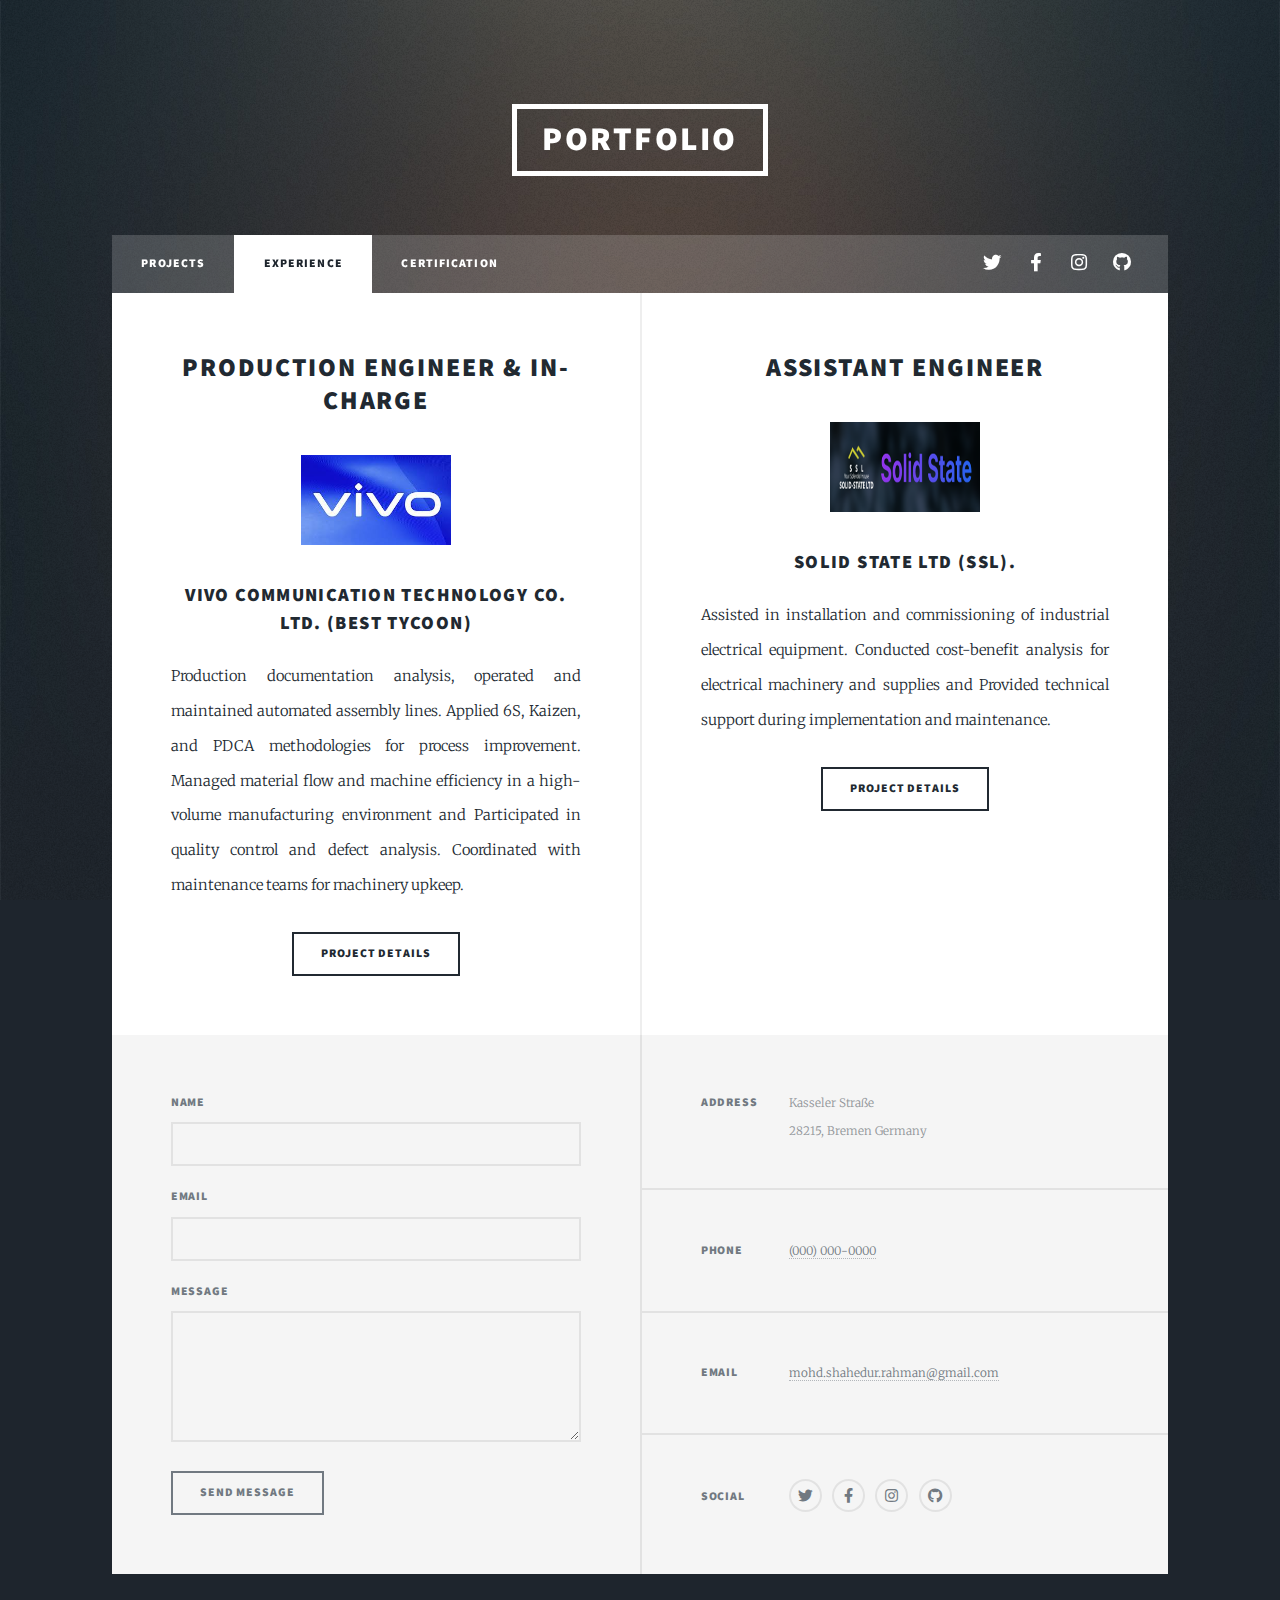
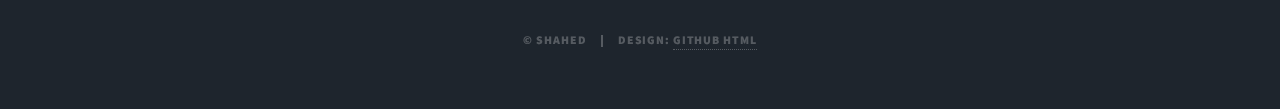
<file: generic.html>
<!DOCTYPE HTML>
<!--
	Massively by HTML5 UP
	html5up.net | @ajlkn
	Free for personal and commercial use under the CCA 3.0 license (html5up.net/license)
-->
<html>
	<head>
		<title>Experience - Mohd Shahedur Rahman</title>
		<meta charset="utf-8" />
		<meta name="viewport" content="width=device-width, initial-scale=1, user-scalable=no" />
		<link rel="stylesheet" href="assets/css/main.css" />
		<noscript><link rel="stylesheet" href="assets/css/noscript.css" /></noscript>
	</head>
	<body class="is-preload">

		<!-- Wrapper -->
			<div id="wrapper">

				<!-- Header -->
					<header id="header">
						<a href="index.html" class="logo">Portfolio</a>
					</header>

				<!-- Nav -->
					<nav id="nav">
						<ul class="links">
							<li><a href="index.html">Projects</a></li>
							<li class="active"><a href="generic.html">Experience</a></li>
							<li><a href="elements.html">Certification</a></li>
						</ul>
						<ul class="icons">
							<li><a href="#" class="icon brands fa-twitter"><span class="label">Twitter</span></a></li>
							<li><a href="#" class="icon brands fa-facebook-f"><span class="label">Facebook</span></a></li>
							<li><a href="#" class="icon brands fa-instagram"><span class="label">Instagram</span></a></li>
							<li><a href="#" class="icon brands fa-github"><span class="label">GitHub</span></a></li>
						</ul>
					</nav>

				<!-- Main -->
					<div id="main">

						<!-- Post -->
							<section class="posts">
								
								<article>
									<header>
									
									<h2><a href="#">Production Engineer & IN-CHARGE <br /></a></h2>
									</header>
									<a href="#" class="image fit small-img"><img src="images/vivo.jpg" alt="" /></a>
									<h3><a href="#">VIVO Communication Technology Co. Ltd. (Best Tycoon)
										</a></h3>
									<p>Production documentation analysis, operated and maintained automated assembly lines.
									Applied 6S, Kaizen, and PDCA methodologies for process improvement. Managed material flow
									and machine efficiency in a high-volume manufacturing environment and Participated in quality
									control and defect analysis. Coordinated with maintenance teams for machinery upkeep.
									</p>
									<ul class="actions special">
										<li><a href="https://github.com/Shahed-ur-Rahman" class="button">Project Details</a></li>
									</ul>
								</article>
								<article>
									<header>
									
									<h2><a href="#">Assistant Engineer <br /></a></h2>
									</header>
									<a href="#" class="image fit small-img"><img src="images/ssl.png" alt="" /></a>
									<h3><a href="#">Solid State Ltd  (SSL).
										</a></h3>
									<p>Assisted in installation and commissioning of industrial electrical equipment. Conducted cost-benefit
									analysis for electrical machinery and supplies and Provided technical support during
									implementation and maintenance.
									</p>
									<ul class="actions special">
										<li><a href="https://github.com/Shahed-ur-Rahman" class="button">Project Details</a></li>
									</ul>
								</article>
								<!--cle>
									<header>
										<span class="date">August 18, 2025</span>
										<h2><a href="#">Personal Portfolio <br />
										Website</a></h2>
									</header>
									<a href="#" class="image fit"><img src="images/pic15.png" alt="" /></a>
									<p>This project showcases the development of my personal portfolio website, designed and implemented using HTML and CSS. The goal of the website is to provide a professional online presence, where I present my academic background, technical skills, and projects, including RTL-to-GDSII implementations of Ibex, A2O, and BOOM cores.

									The design emphasizes simplicity, responsiveness, and clarity. Using semantic HTML5 ensures a clean structure, while modern CSS styling techniques provide an intuitive and visually appealing user experience. The site layout is organized to highlight key sections such as About Me, Projects, Resume, and Contact Information, making navigation easy and efficient.

									Through this project, I gained experience in front-end web development, focusing on layout design, styling principles, typography, and responsive design. This portfolio serves as both a technical demonstration of my web development skills and a central platform for showcasing my work in VLSI design and computer architecture research.</p>
									<ul class="actions special">
										<li><a href="#" class="button">Full Story</a></li>
									</ul>
								</article>
								<article>
									<header>
										<span class="date">December 22, 2017</span>
										<h2><a href="#">PV solar cell<br />
										efficiency</a></h2>
									</header>
									<a href="#" class="image fit"><img src="images/pic16.png" alt="" /></a>
									<p>Solar Energy is the most convenient and efficient form of energy. The main advantage of this system is that the light, the main source of solar energy, coming from the sun is totally free. But a drawback is the most efficient solar cell yet still only converges 46% of the available sunlight to electricity and in general solar cells are (15-20) % efficient. In this paper we have analyzed double exponential model of a solar cell where performances of different semiconductor materials such as silicon (Si), gallium arsenide (GaAs) and germanium (Ge) can be seen like open circuit voltage, short circuit current, fill factor, efficiency of a solar cell to conclude which material is best suited to use to get higher efficiency from a solar cell.</p>
									<ul class="actions special">
										<li><a href="#" class="button">Full Story</a></li>
									</ul>
								</article>-->
							</section>

					</div>

				<!-- Footer -->
					<footer id="footer">
						<section>
							<form method="POST" action="https://formspree.io/f/xzzvqwkj">
								<div class="fields">
									<div class="field">
										<label for="name">Name</label>
										<input type="text" name="name" id="name" />
									</div>
									<div class="field">
										<label for="email">Email</label>
										<input type="text" name="email" id="email" />
									</div>
									<div class="field">
										<label for="message">Message</label>
										<textarea name="message" id="message" rows="3"></textarea>
									</div>
								</div>
								<ul class="actions">
									<li><input type="submit" value="Send Message" /></li>
								</ul>
							</form>
						</section>
						<section class="split contact">
							<section class="alt">
								<h3>Address</h3>
								<p>Kasseler Straße<br />
								 28215, Bremen Germany</p>
							</section>
							<section>
								<h3>Phone</h3>
								<p><a href="#">(000) 000-0000</a></p>
							</section>
							<section>
								<h3>Email</h3>
								<p><a href="#">mohd.shahedur.rahman@gmail.com</a></p>
							</section>
							<section>
								<h3>Social</h3>
								<ul class="icons alt">
									<li><a href="#" class="icon brands alt fa-twitter"><span class="label">Twitter</span></a></li>
									<li><a href="#" class="icon brands alt fa-facebook-f"><span class="label">Facebook</span></a></li>
									<li><a href="#" class="icon brands alt fa-instagram"><span class="label">Instagram</span></a></li>
									<li><a href="#" class="icon brands alt fa-github"><span class="label">GitHub</span></a></li>
								</ul>
							</section>
						</section>
					</footer>

				<!-- Copyright -->
					<div id="copyright">
						<ul><li>&copy; Shahed</li><li>Design: <a href="https://html5up.net">Github HTML</a></li></ul>
					</div>

			</div>

		<!-- Scripts -->
			<script src="assets/js/jquery.min.js"></script>
			<script src="assets/js/jquery.scrollex.min.js"></script>
			<script src="assets/js/jquery.scrolly.min.js"></script>
			<script src="assets/js/browser.min.js"></script>
			<script src="assets/js/breakpoints.min.js"></script>
			<script src="assets/js/util.js"></script>
			<script src="assets/js/main.js"></script>

	</body>
</html>
</file>
<file: assets/css/main.css>
@import url(fontawesome-all.min.css);
@import url("https://fonts.googleapis.com/css?family=Merriweather:300,700,300italic,700italic|Source+Sans+Pro:900");

/*
	Massively by HTML5 UP
	html5up.net | @ajlkn
	Free for personal and commercial use under the CCA 3.0 license (html5up.net/license)
*/

html, body, div, span, applet, object,
iframe, h1, h2, h3, h4, h5, h6, p, blockquote,
pre, a, abbr, acronym, address, big, cite,
code, del, dfn, em, img, ins, kbd, q, s, samp,
small, strike, strong, sub, sup, tt, var, b,
u, i, center, dl, dt, dd, ol, ul, li, fieldset,
form, label, legend, table, caption, tbody,
tfoot, thead, tr, th, td, article, aside,
canvas, details, embed, figure, figcaption,
footer, header, hgroup, menu, nav, output, ruby,
section, summary, time, mark, audio, video {
	margin: 0;
	padding: 0;
	border: 0;
	font-size: 100%;
	font: inherit;
	vertical-align: baseline;}

article, aside, details, figcaption, figure,
footer, header, hgroup, menu, nav, section {
	display: block;}

body {
	line-height: 1;
}

ol, ul {
	list-style: none;
}

blockquote, q {
	quotes: none;
}

	blockquote:before, blockquote:after, q:before, q:after {
		content: '';
		content: none;
	}

table {
	border-collapse: collapse;
	border-spacing: 0;
}

body {
	-webkit-text-size-adjust: none;
}

mark {
	background-color: transparent;
	color: inherit;
}

input::-moz-focus-inner {
	border: 0;
	padding: 0;
}

input, select, textarea {
	-moz-appearance: none;
	-webkit-appearance: none;
	-ms-appearance: none;
	appearance: none;
}

/* Basic */

	@-ms-viewport {
		width: device-width;
	}

	body {
		-ms-overflow-style: scrollbar;
	}

	@media screen and (max-width: 480px) {

		html, body {
			min-width: 320px;
		}

	}

	html {
		box-sizing: border-box;
	}

	*, *:before, *:after {
		box-sizing: inherit;
	}

	body {
		background-color: #1e252d;
	}

		body.is-preload *, body.is-preload *:before, body.is-preload *:after {
			-moz-animation: none !important;
			-webkit-animation: none !important;
			-ms-animation: none !important;
			animation: none !important;
			-moz-transition: none !important;
			-webkit-transition: none !important;
			-ms-transition: none !important;
			transition: none !important;
		}

/* Type */

	html {
		font-size: 16pt;
	}

		@media screen and (max-width: 1680px) {

			html {
				font-size: 12pt;
			}

		}

		@media screen and (max-width: 1280px) {

			html {
				font-size: 11pt;
			}

		}

		@media screen and (max-width: 360px) {

			html {
				font-size: 10pt;
			}

		}

	body {
		color: #212931;
	}

	body, input, select, textarea {
		font-family: "Merriweather", Georgia, serif;
		font-weight: 300;
		font-size: 1rem;
		line-height: 2.375;
	}

	a {
		-moz-transition: color 0.2s ease-in-out, background-color 0.2s ease-in-out, border-color 0.2s ease-in-out, box-shadow 0.2s ease-in-out;
		-webkit-transition: color 0.2s ease-in-out, background-color 0.2s ease-in-out, border-color 0.2s ease-in-out, box-shadow 0.2s ease-in-out;
		-ms-transition: color 0.2s ease-in-out, background-color 0.2s ease-in-out, border-color 0.2s ease-in-out, box-shadow 0.2s ease-in-out;
		transition: color 0.2s ease-in-out, background-color 0.2s ease-in-out, border-color 0.2s ease-in-out, box-shadow 0.2s ease-in-out;
		border-bottom: dotted 1px;
		text-decoration: none;
	}

		a:hover {
			border-bottom-color: transparent;
		}

	strong, b {
		font-weight: 600;
	}

	em, i {
		font-style: italic;
	}

	p {
		text-align: justify;
		margin: 0 0 2rem 0;
	}

	h1, h2, h3, h4, h5, h6 {
		font-family: "Source Sans Pro", Helvetica, sans-serif;
		font-weight: 900;
		line-height: 1.5;
		letter-spacing: 0.075em;
		text-transform: uppercase;
		margin: 0 0 1rem 0;
	}

		h1 a, h2 a, h3 a, h4 a, h5 a, h6 a {
			border-bottom: 0;
			color: inherit;
			text-decoration: none;
		}

	h1 {
		font-size: 4rem;
		line-height: 1.1;
		margin: 0 0 2rem 0;
	}

	h2 {
		font-size: 1.75rem;
		line-height: 1.3;
		margin: 0 0 1.5rem 0;
	}

	h3 {
		font-size: 1.25rem;
		margin: 0 0 1.5rem 0;
	}

	h4 {
		font-size: 1rem;
	}

	h5 {
		font-size: 0.9rem;
	}

	h6 {
		font-size: 0.8rem;
	}

	sub {
		font-size: 0.8rem;
		position: relative;
		top: 0.5rem;
	}

	sup {
		font-size: 0.8rem;
		position: relative;
		top: -0.5rem;
	}

	blockquote {
		border-left: solid 4px;
		font-style: italic;
		margin: 0 0 2rem 0;
		padding: 0.5rem 0 0.5rem 2rem;
	}

	code {
		border: solid 2px;
		font-family: "Courier New", monospace;
		font-size: 0.9rem;
		margin: 0 0.25rem;
		padding: 0.25rem 0.65rem;
	}

	pre {
		-webkit-overflow-scrolling: touch;
		font-family: "Courier New", monospace;
		font-size: 0.9rem;
		margin: 0 0 2rem 0;
	}

		pre code {
			display: block;
			line-height: 1.75;
			padding: 1rem 1.5rem;
			overflow-x: auto;
		}

	hr {
		border: 0;
		border-bottom: solid 2px;
		margin: 3rem 0;
	}

		hr.major {
			margin: 5rem 0;
		}

	.align-left {
		text-align: left;
	}

	.align-center {
		text-align: center;
	}

	.align-right {
		text-align: right;
	}

	input, select, textarea {
		color: #212931;
	}

	a {
		color: #212931;
		border-bottom-color: rgba(33, 41, 49, 0.5);
	}

		a:hover {
			border-bottom-color: transparent;
			color: #18bfef !important;
		}

	strong, b {
		color: #212931;
	}

	h1, h2, h3, h4, h5, h6 {
		color: #212931;
	}

	blockquote {
		border-left-color: #eeeeee;
	}

	code {
		background: rgba(220, 220, 220, 0.25);
		border-color: #eeeeee;
	}

	hr {
		border-bottom-color: #eeeeee;
	}

/* Row */

	.row {
		display: flex;
		flex-wrap: wrap;
		box-sizing: border-box;
		align-items: stretch;
	}

		.row > * {
			box-sizing: border-box;
		}

		.row.gtr-uniform > * > :last-child {
			margin-bottom: 0;
		}

		.row.aln-left {
			justify-content: flex-start;
		}

		.row.aln-center {
			justify-content: center;
		}

		.row.aln-right {
			justify-content: flex-end;
		}

		.row.aln-top {
			align-items: flex-start;
		}

		.row.aln-middle {
			align-items: center;
		}

		.row.aln-bottom {
			align-items: flex-end;
		}

		.row > .imp {
			order: -1;
		}

		.row > .col-1 {
			width: 8.33333%;
		}

		.row > .off-1 {
			margin-left: 8.33333%;
		}

		.row > .col-2 {
			width: 16.66667%;
		}

		.row > .off-2 {
			margin-left: 16.66667%;
		}

		.row > .col-3 {
			width: 25%;
		}

		.row > .off-3 {
			margin-left: 25%;
		}

		.row > .col-4 {
			width: 33.33333%;
		}

		.row > .off-4 {
			margin-left: 33.33333%;
		}

		.row > .col-5 {
			width: 41.66667%;
		}

		.row > .off-5 {
			margin-left: 41.66667%;
		}

		.row > .col-6 {
			width: 50%;
		}

		.row > .off-6 {
			margin-left: 50%;
		}

		.row > .col-7 {
			width: 58.33333%;
		}

		.row > .off-7 {
			margin-left: 58.33333%;
		}

		.row > .col-8 {
			width: 66.66667%;
		}

		.row > .off-8 {
			margin-left: 66.66667%;
		}

		.row > .col-9 {
			width: 75%;
		}

		.row > .off-9 {
			margin-left: 75%;
		}

		.row > .col-10 {
			width: 83.33333%;
		}

		.row > .off-10 {
			margin-left: 83.33333%;
		}

		.row > .col-11 {
			width: 91.66667%;
		}

		.row > .off-11 {
			margin-left: 91.66667%;
		}

		.row > .col-12 {
			width: 100%;
		}

		.row > .off-12 {
			margin-left: 100%;
		}

		.row.gtr-0 {
			margin-top: 0;
			margin-left: 0rem;
		}

			.row.gtr-0 > * {
				padding: 0 0 0 0rem;
			}

			.row.gtr-0.gtr-uniform {
				margin-top: 0rem;
			}

				.row.gtr-0.gtr-uniform > * {
					padding-top: 0rem;
				}

		.row.gtr-25 {
			margin-top: 0;
			margin-left: -0.375rem;
		}

			.row.gtr-25 > * {
				padding: 0 0 0 0.375rem;
			}

			.row.gtr-25.gtr-uniform {
				margin-top: -0.375rem;
			}

				.row.gtr-25.gtr-uniform > * {
					padding-top: 0.375rem;
				}

		.row.gtr-50 {
			margin-top: 0;
			margin-left: -0.75rem;
		}

			.row.gtr-50 > * {
				padding: 0 0 0 0.75rem;
			}

			.row.gtr-50.gtr-uniform {
				margin-top: -0.75rem;
			}

				.row.gtr-50.gtr-uniform > * {
					padding-top: 0.75rem;
				}

		.row {
			margin-top: 0;
			margin-left: -1.5rem;
		}

			.row > * {
				padding: 0 0 0 1.5rem;
			}

			.row.gtr-uniform {
				margin-top: -1.5rem;
			}

				.row.gtr-uniform > * {
					padding-top: 1.5rem;
				}

		.row.gtr-150 {
			margin-top: 0;
			margin-left: -2.25rem;
		}

			.row.gtr-150 > * {
				padding: 0 0 0 2.25rem;
			}

			.row.gtr-150.gtr-uniform {
				margin-top: -2.25rem;
			}

				.row.gtr-150.gtr-uniform > * {
					padding-top: 2.25rem;
				}

		.row.gtr-200 {
			margin-top: 0;
			margin-left: -3rem;
		}

			.row.gtr-200 > * {
				padding: 0 0 0 3rem;
			}

			.row.gtr-200.gtr-uniform {
				margin-top: -3rem;
			}

				.row.gtr-200.gtr-uniform > * {
					padding-top: 3rem;
				}

		@media screen and (max-width: 1680px) {

			.row {
				display: flex;
				flex-wrap: wrap;
				box-sizing: border-box;
				align-items: stretch;
			}

				.row > * {
					box-sizing: border-box;
				}

				.row.gtr-uniform > * > :last-child {
					margin-bottom: 0;
				}

				.row.aln-left {
					justify-content: flex-start;
				}

				.row.aln-center {
					justify-content: center;
				}

				.row.aln-right {
					justify-content: flex-end;
				}

				.row.aln-top {
					align-items: flex-start;
				}

				.row.aln-middle {
					align-items: center;
				}

				.row.aln-bottom {
					align-items: flex-end;
				}

				.row > .imp-xlarge {
					order: -1;
				}

				.row > .col-1-xlarge {
					width: 8.33333%;
				}

				.row > .off-1-xlarge {
					margin-left: 8.33333%;
				}

				.row > .col-2-xlarge {
					width: 16.66667%;
				}

				.row > .off-2-xlarge {
					margin-left: 16.66667%;
				}

				.row > .col-3-xlarge {
					width: 25%;
				}

				.row > .off-3-xlarge {
					margin-left: 25%;
				}

				.row > .col-4-xlarge {
					width: 33.33333%;
				}

				.row > .off-4-xlarge {
					margin-left: 33.33333%;
				}

				.row > .col-5-xlarge {
					width: 41.66667%;
				}

				.row > .off-5-xlarge {
					margin-left: 41.66667%;
				}

				.row > .col-6-xlarge {
					width: 50%;
				}

				.row > .off-6-xlarge {
					margin-left: 50%;
				}

				.row > .col-7-xlarge {
					width: 58.33333%;
				}

				.row > .off-7-xlarge {
					margin-left: 58.33333%;
				}

				.row > .col-8-xlarge {
					width: 66.66667%;
				}

				.row > .off-8-xlarge {
					margin-left: 66.66667%;
				}

				.row > .col-9-xlarge {
					width: 75%;
				}

				.row > .off-9-xlarge {
					margin-left: 75%;
				}

				.row > .col-10-xlarge {
					width: 83.33333%;
				}

				.row > .off-10-xlarge {
					margin-left: 83.33333%;
				}

				.row > .col-11-xlarge {
					width: 91.66667%;
				}

				.row > .off-11-xlarge {
					margin-left: 91.66667%;
				}

				.row > .col-12-xlarge {
					width: 100%;
				}

				.row > .off-12-xlarge {
					margin-left: 100%;
				}

				.row.gtr-0 {
					margin-top: 0;
					margin-left: 0rem;
				}

					.row.gtr-0 > * {
						padding: 0 0 0 0rem;
					}

					.row.gtr-0.gtr-uniform {
						margin-top: 0rem;
					}

						.row.gtr-0.gtr-uniform > * {
							padding-top: 0rem;
						}

				.row.gtr-25 {
					margin-top: 0;
					margin-left: -0.375rem;
				}

					.row.gtr-25 > * {
						padding: 0 0 0 0.375rem;
					}

					.row.gtr-25.gtr-uniform {
						margin-top: -0.375rem;
					}

						.row.gtr-25.gtr-uniform > * {
							padding-top: 0.375rem;
						}

				.row.gtr-50 {
					margin-top: 0;
					margin-left: -0.75rem;
				}

					.row.gtr-50 > * {
						padding: 0 0 0 0.75rem;
					}

					.row.gtr-50.gtr-uniform {
						margin-top: -0.75rem;
					}

						.row.gtr-50.gtr-uniform > * {
							padding-top: 0.75rem;
						}

				.row {
					margin-top: 0;
					margin-left: -1.5rem;
				}

					.row > * {
						padding: 0 0 0 1.5rem;
					}

					.row.gtr-uniform {
						margin-top: -1.5rem;
					}

						.row.gtr-uniform > * {
							padding-top: 1.5rem;
						}

				.row.gtr-150 {
					margin-top: 0;
					margin-left: -2.25rem;
				}

					.row.gtr-150 > * {
						padding: 0 0 0 2.25rem;
					}

					.row.gtr-150.gtr-uniform {
						margin-top: -2.25rem;
					}

						.row.gtr-150.gtr-uniform > * {
							padding-top: 2.25rem;
						}

				.row.gtr-200 {
					margin-top: 0;
					margin-left: -3rem;
				}

					.row.gtr-200 > * {
						padding: 0 0 0 3rem;
					}

					.row.gtr-200.gtr-uniform {
						margin-top: -3rem;
					}

						.row.gtr-200.gtr-uniform > * {
							padding-top: 3rem;
						}

		}

		@media screen and (max-width: 1280px) {

			.row {
				display: flex;
				flex-wrap: wrap;
				box-sizing: border-box;
				align-items: stretch;
			}

				.row > * {
					box-sizing: border-box;
				}

				.row.gtr-uniform > * > :last-child {
					margin-bottom: 0;
				}

				.row.aln-left {
					justify-content: flex-start;
				}

				.row.aln-center {
					justify-content: center;
				}

				.row.aln-right {
					justify-content: flex-end;
				}

				.row.aln-top {
					align-items: flex-start;
				}

				.row.aln-middle {
					align-items: center;
				}

				.row.aln-bottom {
					align-items: flex-end;
				}

				.row > .imp-large {
					order: -1;
				}

				.row > .col-1-large {
					width: 8.33333%;
				}

				.row > .off-1-large {
					margin-left: 8.33333%;
				}

				.row > .col-2-large {
					width: 16.66667%;
				}

				.row > .off-2-large {
					margin-left: 16.66667%;
				}

				.row > .col-3-large {
					width: 25%;
				}

				.row > .off-3-large {
					margin-left: 25%;
				}

				.row > .col-4-large {
					width: 33.33333%;
				}

				.row > .off-4-large {
					margin-left: 33.33333%;
				}

				.row > .col-5-large {
					width: 41.66667%;
				}

				.row > .off-5-large {
					margin-left: 41.66667%;
				}

				.row > .col-6-large {
					width: 50%;
				}

				.row > .off-6-large {
					margin-left: 50%;
				}

				.row > .col-7-large {
					width: 58.33333%;
				}

				.row > .off-7-large {
					margin-left: 58.33333%;
				}

				.row > .col-8-large {
					width: 66.66667%;
				}

				.row > .off-8-large {
					margin-left: 66.66667%;
				}

				.row > .col-9-large {
					width: 75%;
				}

				.row > .off-9-large {
					margin-left: 75%;
				}

				.row > .col-10-large {
					width: 83.33333%;
				}

				.row > .off-10-large {
					margin-left: 83.33333%;
				}

				.row > .col-11-large {
					width: 91.66667%;
				}

				.row > .off-11-large {
					margin-left: 91.66667%;
				}

				.row > .col-12-large {
					width: 100%;
				}

				.row > .off-12-large {
					margin-left: 100%;
				}

				.row.gtr-0 {
					margin-top: 0;
					margin-left: 0rem;
				}

					.row.gtr-0 > * {
						padding: 0 0 0 0rem;
					}

					.row.gtr-0.gtr-uniform {
						margin-top: 0rem;
					}

						.row.gtr-0.gtr-uniform > * {
							padding-top: 0rem;
						}

				.row.gtr-25 {
					margin-top: 0;
					margin-left: -0.375rem;
				}

					.row.gtr-25 > * {
						padding: 0 0 0 0.375rem;
					}

					.row.gtr-25.gtr-uniform {
						margin-top: -0.375rem;
					}

						.row.gtr-25.gtr-uniform > * {
							padding-top: 0.375rem;
						}

				.row.gtr-50 {
					margin-top: 0;
					margin-left: -0.75rem;
				}

					.row.gtr-50 > * {
						padding: 0 0 0 0.75rem;
					}

					.row.gtr-50.gtr-uniform {
						margin-top: -0.75rem;
					}

						.row.gtr-50.gtr-uniform > * {
							padding-top: 0.75rem;
						}

				.row {
					margin-top: 0;
					margin-left: -1.5rem;
				}

					.row > * {
						padding: 0 0 0 1.5rem;
					}

					.row.gtr-uniform {
						margin-top: -1.5rem;
					}

						.row.gtr-uniform > * {
							padding-top: 1.5rem;
						}

				.row.gtr-150 {
					margin-top: 0;
					margin-left: -2.25rem;
				}

					.row.gtr-150 > * {
						padding: 0 0 0 2.25rem;
					}

					.row.gtr-150.gtr-uniform {
						margin-top: -2.25rem;
					}

						.row.gtr-150.gtr-uniform > * {
							padding-top: 2.25rem;
						}

				.row.gtr-200 {
					margin-top: 0;
					margin-left: -3rem;
				}

					.row.gtr-200 > * {
						padding: 0 0 0 3rem;
					}

					.row.gtr-200.gtr-uniform {
						margin-top: -3rem;
					}

						.row.gtr-200.gtr-uniform > * {
							padding-top: 3rem;
						}

		}

		@media screen and (max-width: 980px) {

			.row {
				display: flex;
				flex-wrap: wrap;
				box-sizing: border-box;
				align-items: stretch;
			}

				.row > * {
					box-sizing: border-box;
				}

				.row.gtr-uniform > * > :last-child {
					margin-bottom: 0;
				}

				.row.aln-left {
					justify-content: flex-start;
				}

				.row.aln-center {
					justify-content: center;
				}

				.row.aln-right {
					justify-content: flex-end;
				}

				.row.aln-top {
					align-items: flex-start;
				}

				.row.aln-middle {
					align-items: center;
				}

				.row.aln-bottom {
					align-items: flex-end;
				}

				.row > .imp-medium {
					order: -1;
				}

				.row > .col-1-medium {
					width: 8.33333%;
				}

				.row > .off-1-medium {
					margin-left: 8.33333%;
				}

				.row > .col-2-medium {
					width: 16.66667%;
				}

				.row > .off-2-medium {
					margin-left: 16.66667%;
				}

				.row > .col-3-medium {
					width: 25%;
				}

				.row > .off-3-medium {
					margin-left: 25%;
				}

				.row > .col-4-medium {
					width: 33.33333%;
				}

				.row > .off-4-medium {
					margin-left: 33.33333%;
				}

				.row > .col-5-medium {
					width: 41.66667%;
				}

				.row > .off-5-medium {
					margin-left: 41.66667%;
				}

				.row > .col-6-medium {
					width: 50%;
				}

				.row > .off-6-medium {
					margin-left: 50%;
				}

				.row > .col-7-medium {
					width: 58.33333%;
				}

				.row > .off-7-medium {
					margin-left: 58.33333%;
				}

				.row > .col-8-medium {
					width: 66.66667%;
				}

				.row > .off-8-medium {
					margin-left: 66.66667%;
				}

				.row > .col-9-medium {
					width: 75%;
				}

				.row > .off-9-medium {
					margin-left: 75%;
				}

				.row > .col-10-medium {
					width: 83.33333%;
				}

				.row > .off-10-medium {
					margin-left: 83.33333%;
				}

				.row > .col-11-medium {
					width: 91.66667%;
				}

				.row > .off-11-medium {
					margin-left: 91.66667%;
				}

				.row > .col-12-medium {
					width: 100%;
				}

				.row > .off-12-medium {
					margin-left: 100%;
				}

				.row.gtr-0 {
					margin-top: 0;
					margin-left: 0rem;
				}

					.row.gtr-0 > * {
						padding: 0 0 0 0rem;
					}

					.row.gtr-0.gtr-uniform {
						margin-top: 0rem;
					}

						.row.gtr-0.gtr-uniform > * {
							padding-top: 0rem;
						}

				.row.gtr-25 {
					margin-top: 0;
					margin-left: -0.375rem;
				}

					.row.gtr-25 > * {
						padding: 0 0 0 0.375rem;
					}

					.row.gtr-25.gtr-uniform {
						margin-top: -0.375rem;
					}

						.row.gtr-25.gtr-uniform > * {
							padding-top: 0.375rem;
						}

				.row.gtr-50 {
					margin-top: 0;
					margin-left: -0.75rem;
				}

					.row.gtr-50 > * {
						padding: 0 0 0 0.75rem;
					}

					.row.gtr-50.gtr-uniform {
						margin-top: -0.75rem;
					}

						.row.gtr-50.gtr-uniform > * {
							padding-top: 0.75rem;
						}

				.row {
					margin-top: 0;
					margin-left: -1.5rem;
				}

					.row > * {
						padding: 0 0 0 1.5rem;
					}

					.row.gtr-uniform {
						margin-top: -1.5rem;
					}

						.row.gtr-uniform > * {
							padding-top: 1.5rem;
						}

				.row.gtr-150 {
					margin-top: 0;
					margin-left: -2.25rem;
				}

					.row.gtr-150 > * {
						padding: 0 0 0 2.25rem;
					}

					.row.gtr-150.gtr-uniform {
						margin-top: -2.25rem;
					}

						.row.gtr-150.gtr-uniform > * {
							padding-top: 2.25rem;
						}

				.row.gtr-200 {
					margin-top: 0;
					margin-left: -3rem;
				}

					.row.gtr-200 > * {
						padding: 0 0 0 3rem;
					}

					.row.gtr-200.gtr-uniform {
						margin-top: -3rem;
					}

						.row.gtr-200.gtr-uniform > * {
							padding-top: 3rem;
						}

		}

		@media screen and (max-width: 736px) {

			.row {
				display: flex;
				flex-wrap: wrap;
				box-sizing: border-box;
				align-items: stretch;
			}

				.row > * {
					box-sizing: border-box;
				}

				.row.gtr-uniform > * > :last-child {
					margin-bottom: 0;
				}

				.row.aln-left {
					justify-content: flex-start;
				}

				.row.aln-center {
					justify-content: center;
				}

				.row.aln-right {
					justify-content: flex-end;
				}

				.row.aln-top {
					align-items: flex-start;
				}

				.row.aln-middle {
					align-items: center;
				}

				.row.aln-bottom {
					align-items: flex-end;
				}

				.row > .imp-small {
					order: -1;
				}

				.row > .col-1-small {
					width: 8.33333%;
				}

				.row > .off-1-small {
					margin-left: 8.33333%;
				}

				.row > .col-2-small {
					width: 16.66667%;
				}

				.row > .off-2-small {
					margin-left: 16.66667%;
				}

				.row > .col-3-small {
					width: 25%;
				}

				.row > .off-3-small {
					margin-left: 25%;
				}

				.row > .col-4-small {
					width: 33.33333%;
				}

				.row > .off-4-small {
					margin-left: 33.33333%;
				}

				.row > .col-5-small {
					width: 41.66667%;
				}

				.row > .off-5-small {
					margin-left: 41.66667%;
				}

				.row > .col-6-small {
					width: 50%;
				}

				.row > .off-6-small {
					margin-left: 50%;
				}

				.row > .col-7-small {
					width: 58.33333%;
				}

				.row > .off-7-small {
					margin-left: 58.33333%;
				}

				.row > .col-8-small {
					width: 66.66667%;
				}

				.row > .off-8-small {
					margin-left: 66.66667%;
				}

				.row > .col-9-small {
					width: 75%;
				}

				.row > .off-9-small {
					margin-left: 75%;
				}

				.row > .col-10-small {
					width: 83.33333%;
				}

				.row > .off-10-small {
					margin-left: 83.33333%;
				}

				.row > .col-11-small {
					width: 91.66667%;
				}

				.row > .off-11-small {
					margin-left: 91.66667%;
				}

				.row > .col-12-small {
					width: 100%;
				}

				.row > .off-12-small {
					margin-left: 100%;
				}

				.row.gtr-0 {
					margin-top: 0;
					margin-left: 0rem;
				}

					.row.gtr-0 > * {
						padding: 0 0 0 0rem;
					}

					.row.gtr-0.gtr-uniform {
						margin-top: 0rem;
					}

						.row.gtr-0.gtr-uniform > * {
							padding-top: 0rem;
						}

				.row.gtr-25 {
					margin-top: 0;
					margin-left: -0.375rem;
				}

					.row.gtr-25 > * {
						padding: 0 0 0 0.375rem;
					}

					.row.gtr-25.gtr-uniform {
						margin-top: -0.375rem;
					}

						.row.gtr-25.gtr-uniform > * {
							padding-top: 0.375rem;
						}

				.row.gtr-50 {
					margin-top: 0;
					margin-left: -0.75rem;
				}

					.row.gtr-50 > * {
						padding: 0 0 0 0.75rem;
					}

					.row.gtr-50.gtr-uniform {
						margin-top: -0.75rem;
					}

						.row.gtr-50.gtr-uniform > * {
							padding-top: 0.75rem;
						}

				.row {
					margin-top: 0;
					margin-left: -1.5rem;
				}

					.row > * {
						padding: 0 0 0 1.5rem;
					}

					.row.gtr-uniform {
						margin-top: -1.5rem;
					}

						.row.gtr-uniform > * {
							padding-top: 1.5rem;
						}

				.row.gtr-150 {
					margin-top: 0;
					margin-left: -2.25rem;
				}

					.row.gtr-150 > * {
						padding: 0 0 0 2.25rem;
					}

					.row.gtr-150.gtr-uniform {
						margin-top: -2.25rem;
					}

						.row.gtr-150.gtr-uniform > * {
							padding-top: 2.25rem;
						}

				.row.gtr-200 {
					margin-top: 0;
					margin-left: -3rem;
				}

					.row.gtr-200 > * {
						padding: 0 0 0 3rem;
					}

					.row.gtr-200.gtr-uniform {
						margin-top: -3rem;
					}

						.row.gtr-200.gtr-uniform > * {
							padding-top: 3rem;
						}

		}

		@media screen and (max-width: 480px) {

			.row {
				display: flex;
				flex-wrap: wrap;
				box-sizing: border-box;
				align-items: stretch;
			}

				.row > * {
					box-sizing: border-box;
				}

				.row.gtr-uniform > * > :last-child {
					margin-bottom: 0;
				}

				.row.aln-left {
					justify-content: flex-start;
				}

				.row.aln-center {
					justify-content: center;
				}

				.row.aln-right {
					justify-content: flex-end;
				}

				.row.aln-top {
					align-items: flex-start;
				}

				.row.aln-middle {
					align-items: center;
				}

				.row.aln-bottom {
					align-items: flex-end;
				}

				.row > .imp-xsmall {
					order: -1;
				}

				.row > .col-1-xsmall {
					width: 8.33333%;
				}

				.row > .off-1-xsmall {
					margin-left: 8.33333%;
				}

				.row > .col-2-xsmall {
					width: 16.66667%;
				}

				.row > .off-2-xsmall {
					margin-left: 16.66667%;
				}

				.row > .col-3-xsmall {
					width: 25%;
				}

				.row > .off-3-xsmall {
					margin-left: 25%;
				}

				.row > .col-4-xsmall {
					width: 33.33333%;
				}

				.row > .off-4-xsmall {
					margin-left: 33.33333%;
				}

				.row > .col-5-xsmall {
					width: 41.66667%;
				}

				.row > .off-5-xsmall {
					margin-left: 41.66667%;
				}

				.row > .col-6-xsmall {
					width: 50%;
				}

				.row > .off-6-xsmall {
					margin-left: 50%;
				}

				.row > .col-7-xsmall {
					width: 58.33333%;
				}

				.row > .off-7-xsmall {
					margin-left: 58.33333%;
				}

				.row > .col-8-xsmall {
					width: 66.66667%;
				}

				.row > .off-8-xsmall {
					margin-left: 66.66667%;
				}

				.row > .col-9-xsmall {
					width: 75%;
				}

				.row > .off-9-xsmall {
					margin-left: 75%;
				}

				.row > .col-10-xsmall {
					width: 83.33333%;
				}

				.row > .off-10-xsmall {
					margin-left: 83.33333%;
				}

				.row > .col-11-xsmall {
					width: 91.66667%;
				}

				.row > .off-11-xsmall {
					margin-left: 91.66667%;
				}

				.row > .col-12-xsmall {
					width: 100%;
				}

				.row > .off-12-xsmall {
					margin-left: 100%;
				}

				.row.gtr-0 {
					margin-top: 0;
					margin-left: 0rem;
				}

					.row.gtr-0 > * {
						padding: 0 0 0 0rem;
					}

					.row.gtr-0.gtr-uniform {
						margin-top: 0rem;
					}

						.row.gtr-0.gtr-uniform > * {
							padding-top: 0rem;
						}

				.row.gtr-25 {
					margin-top: 0;
					margin-left: -0.375rem;
				}

					.row.gtr-25 > * {
						padding: 0 0 0 0.375rem;
					}

					.row.gtr-25.gtr-uniform {
						margin-top: -0.375rem;
					}

						.row.gtr-25.gtr-uniform > * {
							padding-top: 0.375rem;
						}

				.row.gtr-50 {
					margin-top: 0;
					margin-left: -0.75rem;
				}

					.row.gtr-50 > * {
						padding: 0 0 0 0.75rem;
					}

					.row.gtr-50.gtr-uniform {
						margin-top: -0.75rem;
					}

						.row.gtr-50.gtr-uniform > * {
							padding-top: 0.75rem;
						}

				.row {
					margin-top: 0;
					margin-left: -1.5rem;
				}

					.row > * {
						padding: 0 0 0 1.5rem;
					}

					.row.gtr-uniform {
						margin-top: -1.5rem;
					}

						.row.gtr-uniform > * {
							padding-top: 1.5rem;
						}

				.row.gtr-150 {
					margin-top: 0;
					margin-left: -2.25rem;
				}

					.row.gtr-150 > * {
						padding: 0 0 0 2.25rem;
					}

					.row.gtr-150.gtr-uniform {
						margin-top: -2.25rem;
					}

						.row.gtr-150.gtr-uniform > * {
							padding-top: 2.25rem;
						}

				.row.gtr-200 {
					margin-top: 0;
					margin-left: -3rem;
				}

					.row.gtr-200 > * {
						padding: 0 0 0 3rem;
					}

					.row.gtr-200.gtr-uniform {
						margin-top: -3rem;
					}

						.row.gtr-200.gtr-uniform > * {
							padding-top: 3rem;
						}

		}

		@media screen and (max-width: 360px) {

			.row {
				display: flex;
				flex-wrap: wrap;
				box-sizing: border-box;
				align-items: stretch;
			}

				.row > * {
					box-sizing: border-box;
				}

				.row.gtr-uniform > * > :last-child {
					margin-bottom: 0;
				}

				.row.aln-left {
					justify-content: flex-start;
				}

				.row.aln-center {
					justify-content: center;
				}

				.row.aln-right {
					justify-content: flex-end;
				}

				.row.aln-top {
					align-items: flex-start;
				}

				.row.aln-middle {
					align-items: center;
				}

				.row.aln-bottom {
					align-items: flex-end;
				}

				.row > .imp-xxsmall {
					order: -1;
				}

				.row > .col-1-xxsmall {
					width: 8.33333%;
				}

				.row > .off-1-xxsmall {
					margin-left: 8.33333%;
				}

				.row > .col-2-xxsmall {
					width: 16.66667%;
				}

				.row > .off-2-xxsmall {
					margin-left: 16.66667%;
				}

				.row > .col-3-xxsmall {
					width: 25%;
				}

				.row > .off-3-xxsmall {
					margin-left: 25%;
				}

				.row > .col-4-xxsmall {
					width: 33.33333%;
				}

				.row > .off-4-xxsmall {
					margin-left: 33.33333%;
				}

				.row > .col-5-xxsmall {
					width: 41.66667%;
				}

				.row > .off-5-xxsmall {
					margin-left: 41.66667%;
				}

				.row > .col-6-xxsmall {
					width: 50%;
				}

				.row > .off-6-xxsmall {
					margin-left: 50%;
				}

				.row > .col-7-xxsmall {
					width: 58.33333%;
				}

				.row > .off-7-xxsmall {
					margin-left: 58.33333%;
				}

				.row > .col-8-xxsmall {
					width: 66.66667%;
				}

				.row > .off-8-xxsmall {
					margin-left: 66.66667%;
				}

				.row > .col-9-xxsmall {
					width: 75%;
				}

				.row > .off-9-xxsmall {
					margin-left: 75%;
				}

				.row > .col-10-xxsmall {
					width: 83.33333%;
				}

				.row > .off-10-xxsmall {
					margin-left: 83.33333%;
				}

				.row > .col-11-xxsmall {
					width: 91.66667%;
				}

				.row > .off-11-xxsmall {
					margin-left: 91.66667%;
				}

				.row > .col-12-xxsmall {
					width: 100%;
				}

				.row > .off-12-xxsmall {
					margin-left: 100%;
				}

				.row.gtr-0 {
					margin-top: 0;
					margin-left: 0rem;
				}

					.row.gtr-0 > * {
						padding: 0 0 0 0rem;
					}

					.row.gtr-0.gtr-uniform {
						margin-top: 0rem;
					}

						.row.gtr-0.gtr-uniform > * {
							padding-top: 0rem;
						}

				.row.gtr-25 {
					margin-top: 0;
					margin-left: -0.375rem;
				}

					.row.gtr-25 > * {
						padding: 0 0 0 0.375rem;
					}

					.row.gtr-25.gtr-uniform {
						margin-top: -0.375rem;
					}

						.row.gtr-25.gtr-uniform > * {
							padding-top: 0.375rem;
						}

				.row.gtr-50 {
					margin-top: 0;
					margin-left: -0.75rem;
				}

					.row.gtr-50 > * {
						padding: 0 0 0 0.75rem;
					}

					.row.gtr-50.gtr-uniform {
						margin-top: -0.75rem;
					}

						.row.gtr-50.gtr-uniform > * {
							padding-top: 0.75rem;
						}

				.row {
					margin-top: 0;
					margin-left: -1.5rem;
				}

					.row > * {
						padding: 0 0 0 1.5rem;
					}

					.row.gtr-uniform {
						margin-top: -1.5rem;
					}

						.row.gtr-uniform > * {
							padding-top: 1.5rem;
						}

				.row.gtr-150 {
					margin-top: 0;
					margin-left: -2.25rem;
				}

					.row.gtr-150 > * {
						padding: 0 0 0 2.25rem;
					}

					.row.gtr-150.gtr-uniform {
						margin-top: -2.25rem;
					}

						.row.gtr-150.gtr-uniform > * {
							padding-top: 2.25rem;
						}

				.row.gtr-200 {
					margin-top: 0;
					margin-left: -3rem;
				}

					.row.gtr-200 > * {
						padding: 0 0 0 3rem;
					}

					.row.gtr-200.gtr-uniform {
						margin-top: -3rem;
					}

						.row.gtr-200.gtr-uniform > * {
							padding-top: 3rem;
						}

		}

/* Box */

	.box {
		border: solid 2px;
		margin-bottom: 2rem;
		padding: 1.5rem;
	}

		.box > :last-child,
		.box > :last-child > :last-child,
		.box > :last-child > :last-child > :last-child {
			margin-bottom: 0;
		}

		.box.alt {
			border: 0;
			border-radius: 0;
			padding: 0;
		}

	.box {
		border-color: #eeeeee;
	}

/* Button */

	input[type="submit"],
	input[type="reset"],
	input[type="button"],
	button,
	.button {
		-moz-appearance: none;
		-webkit-appearance: none;
		-ms-appearance: none;
		appearance: none;
		-moz-transition: background-color 0.2s ease-in-out, box-shadow 0.2s ease-in-out, color 0.2s ease-in-out;
		-webkit-transition: background-color 0.2s ease-in-out, box-shadow 0.2s ease-in-out, color 0.2s ease-in-out;
		-ms-transition: background-color 0.2s ease-in-out, box-shadow 0.2s ease-in-out, color 0.2s ease-in-out;
		transition: background-color 0.2s ease-in-out, box-shadow 0.2s ease-in-out, color 0.2s ease-in-out;
		border: 0;
		border-radius: 0;
		cursor: pointer;
		display: inline-block;
		font-family: "Source Sans Pro", Helvetica, sans-serif;
		font-size: 0.8rem;
		font-weight: 900;
		letter-spacing: 0.075em;
		height: 3rem;
		line-height: 3rem;
		padding: 0 2rem;
		text-align: center;
		text-decoration: none;
		text-transform: uppercase;
		white-space: nowrap;
	}

		input[type="submit"].icon:before,
		input[type="reset"].icon:before,
		input[type="button"].icon:before,
		button.icon:before,
		.button.icon:before {
			margin-right: 0.5rem;
		}

		input[type="submit"].icon.solo,
		input[type="reset"].icon.solo,
		input[type="button"].icon.solo,
		button.icon.solo,
		.button.icon.solo {
			position: relative;
			width: 4rem;
			height: 4rem;
			line-height: 4rem;
			border-radius: 4rem;
			text-indent: 4rem;
			overflow: hidden;
			padding: 0;
			white-space: nowrap;
		}

			input[type="submit"].icon.solo:before,
			input[type="reset"].icon.solo:before,
			input[type="button"].icon.solo:before,
			button.icon.solo:before,
			.button.icon.solo:before {
				position: absolute;
				display: block;
				top: 0;
				left: 0;
				width: inherit;
				height: inherit;
				line-height: inherit;
				font-size: 1.25rem;
				margin-right: 0;
				text-align: center;
				text-indent: 0;
			}

		input[type="submit"].fit,
		input[type="reset"].fit,
		input[type="button"].fit,
		button.fit,
		.button.fit {
			width: 100%;
		}

		input[type="submit"].small,
		input[type="reset"].small,
		input[type="button"].small,
		button.small,
		.button.small {
			font-size: 0.7rem;
			height: 2.5rem;
			line-height: 2.5rem;
			padding: 0 1.5rem;
		}

		input[type="submit"].large,
		input[type="reset"].large,
		input[type="button"].large,
		button.large,
		.button.large {
			font-size: 0.9rem;
			height: 3.5rem;
			line-height: 3.5rem;
			padding: 0 2.75rem;
		}

		@media screen and (max-width: 980px) {

			input[type="submit"],
			input[type="reset"],
			input[type="button"],
			button,
			.button {
				font-size: 0.9rem;
				height: 3.25rem;
				line-height: 3.25rem;
			}

				input[type="submit"].large,
				input[type="reset"].large,
				input[type="button"].large,
				button.large,
				.button.large {
					font-size: 1rem;
					height: 3.75rem;
					line-height: 3.75rem;
				}

		}

		input[type="submit"].disabled, input[type="submit"]:disabled,
		input[type="reset"].disabled,
		input[type="reset"]:disabled,
		input[type="button"].disabled,
		input[type="button"]:disabled,
		button.disabled,
		button:disabled,
		.button.disabled,
		.button:disabled {
			pointer-events: none;
			opacity: 0.25;
		}

	input[type="submit"],
	input[type="reset"],
	input[type="button"],
	button,
	.button {
		background-color: transparent;
		box-shadow: inset 0 0 0 2px #212931;
		color: #212931 !important;
	}

		input[type="submit"]:hover,
		input[type="reset"]:hover,
		input[type="button"]:hover,
		button:hover,
		.button:hover {
			box-shadow: inset 0 0 0 2px #18bfef;
			color: #18bfef !important;
		}

		input[type="submit"].primary,
		input[type="reset"].primary,
		input[type="button"].primary,
		button.primary,
		.button.primary {
			background-color: #212931;
			box-shadow: none;
			color: #ffffff !important;
		}

			input[type="submit"].primary:hover,
			input[type="reset"].primary:hover,
			input[type="button"].primary:hover,
			button.primary:hover,
			.button.primary:hover {
				background-color: #18bfef;
			}

/* Form */

	form {
		margin: 0 0 2rem 0;
	}

		form > :last-child {
			margin-bottom: 0;
		}

		form > .fields {
			display: -moz-flex;
			display: -webkit-flex;
			display: -ms-flex;
			display: flex;
			-moz-flex-wrap: wrap;
			-webkit-flex-wrap: wrap;
			-ms-flex-wrap: wrap;
			flex-wrap: wrap;
			width: calc(100% + 3rem);
			margin: -1.5rem 0 2rem -1.5rem;
		}

			form > .fields > .field {
				-moz-flex-grow: 0;
				-webkit-flex-grow: 0;
				-ms-flex-grow: 0;
				flex-grow: 0;
				-moz-flex-shrink: 0;
				-webkit-flex-shrink: 0;
				-ms-flex-shrink: 0;
				flex-shrink: 0;
				padding: 1.5rem 0 0 1.5rem;
				width: calc(100% - 1.5rem);
			}

				form > .fields > .field.half {
					width: calc(50% - 0.75rem);
				}

				form > .fields > .field.third {
					width: calc(100%/3 - 0.5rem);
				}

				form > .fields > .field.quarter {
					width: calc(25% - 0.375rem);
				}

		@media screen and (max-width: 480px) {

			form > .fields {
				width: calc(100% + 3rem);
				margin: -1.5rem 0 2rem -1.5rem;
			}

				form > .fields > .field {
					padding: 1.5rem 0 0 1.5rem;
					width: calc(100% - 1.5rem);
				}

					form > .fields > .field.half {
						width: calc(100% - 1.5rem);
					}

					form > .fields > .field.third {
						width: calc(100% - 1.5rem);
					}

					form > .fields > .field.quarter {
						width: calc(100% - 1.5rem);
					}

		}

	label {
		display: block;
		font-family: "Source Sans Pro", Helvetica, sans-serif;
		font-weight: 900;
		line-height: 1.5;
		letter-spacing: 0.075em;
		font-size: 0.8rem;
		text-transform: uppercase;
		margin: 0 0 0.75rem 0;
	}

		@media screen and (max-width: 980px) {

			label {
				font-size: 0.9rem;
			}

		}

	input[type="text"],
	input[type="password"],
	input[type="email"],
	select,
	textarea {
		-moz-appearance: none;
		-webkit-appearance: none;
		-ms-appearance: none;
		appearance: none;
		background: transparent;
		border-radius: 0;
		border: solid 2px;
		color: inherit;
		display: block;
		outline: 0;
		padding: 0 1rem;
		text-decoration: none;
		width: 100%;
	}

		input[type="text"]:invalid,
		input[type="password"]:invalid,
		input[type="email"]:invalid,
		select:invalid,
		textarea:invalid {
			box-shadow: none;
		}

	select {
		background-size: 1.25rem;
		background-repeat: no-repeat;
		background-position: calc(100% - 1rem) center;
		height: 3rem;
		padding-right: 3rem;
		text-overflow: ellipsis;
	}

		select:focus::-ms-value {
			background-color: transparent;
		}

		select::-ms-expand {
			display: none;
		}

	input[type="text"],
	input[type="password"],
	input[type="email"],
	select {
		height: 3rem;
	}

	textarea {
		padding: 0.75rem 1rem;
	}

	input[type="checkbox"],
	input[type="radio"] {
		-moz-appearance: none;
		-webkit-appearance: none;
		-ms-appearance: none;
		appearance: none;
		display: block;
		float: left;
		margin-right: -2rem;
		opacity: 0;
		width: 1rem;
		z-index: -1;
	}

		input[type="checkbox"] + label,
		input[type="radio"] + label {
			text-decoration: none;
			cursor: pointer;
			display: inline-block;
			font-size: 1rem;
			letter-spacing: 0;
			font-family: "Merriweather", Georgia, serif;
			text-transform: none;
			font-weight: 300;
			padding-left: 2.8rem;
			padding-right: 1rem;
			position: relative;
		}

			input[type="checkbox"] + label:before,
			input[type="radio"] + label:before {
				-moz-osx-font-smoothing: grayscale;
				-webkit-font-smoothing: antialiased;
				display: inline-block;
				font-style: normal;
				font-variant: normal;
				text-rendering: auto;
				line-height: 1;
				text-transform: none !important;
				font-family: 'Font Awesome 5 Free';
				font-weight: 900;
			}

			input[type="checkbox"] + label:before,
			input[type="radio"] + label:before {
				border-radius: 0;
				border: solid 2px;
				content: '';
				display: inline-block;
				font-size: 0.8rem;
				height: 1.8rem;
				left: 0;
				line-height: 1.65rem;
				position: absolute;
				text-align: center;
				top: -0.125rem;
				width: 1.8rem;
			}

		input[type="checkbox"]:checked + label:before,
		input[type="radio"]:checked + label:before {
			content: '\f00c';
		}

	input[type="checkbox"] + label:before {
		border-radius: 0;
	}

	input[type="radio"] + label:before {
		border-radius: 100%;
	}

	::-webkit-input-placeholder {
		opacity: 1.0;
	}

	:-moz-placeholder {
		opacity: 1.0;
	}

	::-moz-placeholder {
		opacity: 1.0;
	}

	:-ms-input-placeholder {
		opacity: 1.0;
	}

	label {
		color: #212931;
	}

	input[type="text"],
	input[type="password"],
	input[type="email"],
	select,
	textarea {
		border-color: #eeeeee;
	}

		input[type="text"]:focus,
		input[type="password"]:focus,
		input[type="email"]:focus,
		select:focus,
		textarea:focus {
			border-color: #18bfef;
		}

	select {
		background-image: url("data:image/svg+xml;charset=utf8,%3Csvg xmlns='http://www.w3.org/2000/svg' width='40' height='40' preserveAspectRatio='none' viewBox='0 0 40 40'%3E%3Cpath d='M9.4,12.3l10.4,10.4l10.4-10.4c0.2-0.2,0.5-0.4,0.9-0.4c0.3,0,0.6,0.1,0.9,0.4l3.3,3.3c0.2,0.2,0.4,0.5,0.4,0.9 c0,0.4-0.1,0.6-0.4,0.9L20.7,31.9c-0.2,0.2-0.5,0.4-0.9,0.4c-0.3,0-0.6-0.1-0.9-0.4L4.3,17.3c-0.2-0.2-0.4-0.5-0.4-0.9 c0-0.4,0.1-0.6,0.4-0.9l3.3-3.3c0.2-0.2,0.5-0.4,0.9-0.4S9.1,12.1,9.4,12.3z' fill='%23eeeeee' /%3E%3C/svg%3E");
	}

		select option {
			background-color: #ffffff;
			color: #212931;
		}

	.select-wrapper:before {
		color: #eeeeee;
	}

	input[type="checkbox"] + label,
	input[type="radio"] + label {
		color: #212931;
	}

		input[type="checkbox"] + label:before,
		input[type="radio"] + label:before {
			border-color: #eeeeee;
		}

	input[type="checkbox"]:checked + label:before,
	input[type="radio"]:checked + label:before {
		background-color: #212931;
		border-color: #212931;
		color: #ffffff;
	}

	input[type="checkbox"]:focus + label:before,
	input[type="radio"]:focus + label:before {
		border-color: #18bfef;
	}

	::-webkit-input-placeholder {
		color: #909498 !important;
	}

	:-moz-placeholder {
		color: #909498 !important;
	}

	::-moz-placeholder {
		color: #909498 !important;
	}

	:-ms-input-placeholder {
		color: #909498 !important;
	}

	.formerize-placeholder {
		color: #909498 !important;
	}

/* Icon */

	.icon {
		text-decoration: none;
		border-bottom: none;
		position: relative;
	}

		.icon:before {
			-moz-osx-font-smoothing: grayscale;
			-webkit-font-smoothing: antialiased;
			display: inline-block;
			font-style: normal;
			font-variant: normal;
			text-rendering: auto;
			line-height: 1;
			text-transform: none !important;
			font-family: 'Font Awesome 5 Free';
			font-weight: 400;
		}

		.icon > .label {
			display: none;
		}

		.icon:before {
			line-height: inherit;
		}

		.icon.solid:before {
			font-weight: 900;
		}

		.icon.brands:before {
			font-family: 'Font Awesome 5 Brands';
		}

/* Image */

	.image {
		border: 0;
		display: inline-block;
		position: relative;
	}

		.image img {
			display: block;
		}

		.image.left, .image.right {
			max-width: 40%;
		}

			.image.left img, .image.right img {
				width: 100%;
			}

		.image.left {
			float: left;
			margin: 0 2rem 2rem 0;
			top: 0.75rem;
		}

		.image.right {
			float: right;
			margin: 0 0 2rem 2rem;
			top: 0.75rem;
		}

		.image.fit {
			display: block;
			margin: 2.5rem 0;
			width: 100%;
		}

			.image.fit:first-child {
				margin-top: 0;
			}

			.image.fit img {
				width: 100%;
			}

		.image.main {
			display: block;
			margin: 4rem 0;
			width: 100%;
		}

			.image.main:first-child {
				margin-top: 0;
			}

			.image.main img {
				width: 100%;
			}

			.image.main img.circle-img {
    		width: 400px !important;
    		height: 400px !important;
    		border-radius: 50%;
   			object-fit: cover;
    		border: 4px solid #fff;
    		box-shadow: 0 2px 8px rgba(0,0,0,0.15);
    		display: block;
    		margin: 0 auto 1.5em auto;
			}	
		.image.main.images-row {
    		display: flex;
    		gap: 16px;
    		justify-content: center;
    		align-items: center;
    		width: 100%;
		}
		.image.main.images-row img {
    		width: 48% !important;
    		height: auto; /* Set your desired height */
    		object-fit: contain; /* Ensures both images fill the area and match height */
    		border-radius: 12px;
    		display: block;
		}		
		.circle-img {
   			border-radius: 50%;
    		width: 200px;
    		height: 200px;
    		object-fit: cover;
    		border: 4px solid #fff; /* Optional: white border */
    		box-shadow: 0 2px 8px rgba(0,0,0,0.15); /* Optional: subtle shadow */
    		display: block;
    		margin: 0 auto 1.5em auto;
			}
		/*.images-row {
    		display: flex;
			flex-direction: row;
    		gap: 16px;
    		justify-content: center;
    		align-items: center;
		}
		.images-row img {
    		width: 50%;
    		height: auto;
    		border-radius: 12px; /* Optional: rounded corners */
		.image.fit.small-img img {
    		width: 150px;
    		height: auto;
    		margin: 0 auto;
    		display: block;
			}
		 
		@media screen and (max-width: 736px) {

			.image.fit {
				margin: 2rem 0;
			}

			.image.main {
				margin: 2rem 0;
			}

		}

	a.image {
		overflow: hidden;
	}

		a.image img {
			-moz-transition: -moz-transform 0.2s ease-out;
			-webkit-transition: -webkit-transform 0.2s ease-out;
			-ms-transition: -ms-transform 0.2s ease-out;
			transition: transform 0.2s ease-out;
		}

		a.image:hover img {
			-moz-transform: scale(1.05);
			-webkit-transform: scale(1.05);
			-ms-transform: scale(1.05);
			transform: scale(1.05);
		}
/*Skills*/
	.skills-title {
    font-size: 2.2em;
    font-weight: 900;
    color: #18bfef;
    margin-bottom: 0.5em;
    letter-spacing: 1px;
    text-transform: uppercase;
	}
	.skills-badges {
    margin: 0.5em 0 0.5em 0;
    display: flex;
    flex-wrap: wrap;
    gap: 5px;
	}
	.skill-badge {
    padding: 0.5em 1.2em;
    border-radius: 20px;
    color: #fff;
    font-weight: 700;
    font-size: 1em;
    letter-spacing: 0.5px;
    box-shadow: 0 2px 8px rgba(0,0,0,0.08);
    display: inline-block;
	}
	.skill-badge.matlab { background: #5f5959; }
	.skill-badge.cadence { background: #616c66; }
	.skill-badge.python { background: #4a657b; }
	.skill-badge.verilog { background: #7e6753; }
	.skill-badge.openroad { background: #8e44ad; }
	.skill-badge.vivado { background: #f7ca18; color: #222; }
	.skill-badge.shell { background: #34495e; }
	.skill-badge.pcb { background: #4d786f; }
	.skill-badge.HTML { background: #97667d; }

/* Actions */

	ul.actions {
		display: -moz-flex;
		display: -webkit-flex;
		display: -ms-flex;
		display: flex;
		cursor: default;
		list-style: none;
		margin-left: -1rem;
		padding-left: 0;
	}

		ul.actions li {
			padding: 0 0 0 1rem;
			vertical-align: middle;
		}

		ul.actions.special {
			-moz-justify-content: center;
			-webkit-justify-content: center;
			-ms-justify-content: center;
			justify-content: center;
			width: 100%;
			margin-left: 0;
		}

			ul.actions.special li:first-child {
				padding-left: 0;
			}

		ul.actions.stacked {
			-moz-flex-direction: column;
			-webkit-flex-direction: column;
			-ms-flex-direction: column;
			flex-direction: column;
			margin-left: 0;
		}

			ul.actions.stacked li {
				padding: 1.3rem 0 0 0;
			}

				ul.actions.stacked li:first-child {
					padding-top: 0;
				}

		ul.actions.fit {
			width: calc(100% + 1rem);
		}

			ul.actions.fit li {
				-moz-flex-grow: 1;
				-webkit-flex-grow: 1;
				-ms-flex-grow: 1;
				flex-grow: 1;
				-moz-flex-shrink: 1;
				-webkit-flex-shrink: 1;
				-ms-flex-shrink: 1;
				flex-shrink: 1;
				width: 100%;
			}

				ul.actions.fit li > * {
					width: 100%;
				}

			ul.actions.fit.stacked {
				width: 100%;
			}

		@media screen and (max-width: 480px) {

			ul.actions:not(.fixed) {
				-moz-flex-direction: column;
				-webkit-flex-direction: column;
				-ms-flex-direction: column;
				flex-direction: column;
				margin-left: 0;
				width: 100% !important;
			}

				ul.actions:not(.fixed) li {
					-moz-flex-grow: 1;
					-webkit-flex-grow: 1;
					-ms-flex-grow: 1;
					flex-grow: 1;
					-moz-flex-shrink: 1;
					-webkit-flex-shrink: 1;
					-ms-flex-shrink: 1;
					flex-shrink: 1;
					padding: 1rem 0 0 0;
					text-align: center;
					width: 100%;
				}

					ul.actions:not(.fixed) li > * {
						width: 100%;
					}

					ul.actions:not(.fixed) li:first-child {
						padding-top: 0;
					}

					ul.actions:not(.fixed) li input[type="submit"],
					ul.actions:not(.fixed) li input[type="reset"],
					ul.actions:not(.fixed) li input[type="button"],
					ul.actions:not(.fixed) li button,
					ul.actions:not(.fixed) li .button {
						width: 100%;
					}

						ul.actions:not(.fixed) li input[type="submit"].icon:before,
						ul.actions:not(.fixed) li input[type="reset"].icon:before,
						ul.actions:not(.fixed) li input[type="button"].icon:before,
						ul.actions:not(.fixed) li button.icon:before,
						ul.actions:not(.fixed) li .button.icon:before {
							margin-left: -0.5rem;
						}

		}

/* Icons */

	ul.icons {
		cursor: default;
		list-style: none;
		padding-left: 0;
	}

		ul.icons li {
			display: inline-block;
			padding: 0 0.5rem 0 0;
			vertical-align: middle;
		}

			ul.icons li:last-child {
				padding-right: 0;
			}

			ul.icons li .icon:before {
				width: 2.25rem;
				height: 2.25rem;
				line-height: 2.25rem;
				display: inline-block;
				text-align: center;
				border-radius: 100%;
				font-size: 1.25rem;
			}

		ul.icons.alt li .icon:before {
			-moz-transition: color 0.2s ease-in-out, background-color 0.2s ease-in-out, border-color 0.2s ease-in-out, box-shadow 0.2s ease-in-out;
			-webkit-transition: color 0.2s ease-in-out, background-color 0.2s ease-in-out, border-color 0.2s ease-in-out, box-shadow 0.2s ease-in-out;
			-ms-transition: color 0.2s ease-in-out, background-color 0.2s ease-in-out, border-color 0.2s ease-in-out, box-shadow 0.2s ease-in-out;
			transition: color 0.2s ease-in-out, background-color 0.2s ease-in-out, border-color 0.2s ease-in-out, box-shadow 0.2s ease-in-out;
			font-size: 1rem;
		}

/* List */

	ol {
		list-style: decimal;
		margin: 0 0 2rem 0;
		padding-left: 1.25rem;
	}

		ol li {
			padding-left: 0.25rem;
		}

	ul {
		list-style: disc;
		margin: 0 0 2rem 0;
		padding-left: 1rem;
	}

		ul li {
			padding-left: 0.5rem;
		}

		ul.divided {
			list-style: none;
			padding-left: 0;
		}

			ul.divided li {
				border-top: solid 1px;
				padding: 0.5rem 0;
			}

				ul.divided li:first-child {
					border-top: 0;
					padding-top: 0;
				}

	dl {
		margin: 0 0 2rem 0;
	}

		dl dt {
			display: block;
			font-weight: 600;
			margin: 0 0 1rem 0;
		}

		dl dd {
			margin-left: 2rem;
		}

	ul.divided li {
		border-top-color: #eeeeee;
	}

	ul.icons li a.icon:hover:before {
		color: #18bfef;
	}

	ul.icons.alt li .icon:before {
		box-shadow: inset 0 0 0 2px #eeeeee;
	}

	ul.icons.alt li a.icon:hover:before {
		box-shadow: inset 0 0 0 2px #18bfef;
	}

/* Section/Article */

	section.special, article.special {
		text-align: center;
	}

	header {
		cursor: default;
	}

		header > .date {
			display: block;
			font-size: 0.8rem;
			height: 1;
			margin: 0 0 1rem 0;
			position: relative;
		}

		header > p {
			font-style: italic;
		}

		header > h1 + p {
			font-size: 1.1rem;
			margin-top: -0.5rem;
			line-height: 2;
		}

		header > h2 + p {
			font-size: 1rem;
			margin-top: -0.75rem;
		}

		header > h3 + p {
			font-size: 0.9rem;
			margin-top: -0.75rem;
		}

		header > h4 + p {
			font-size: 0.8rem;
			margin-top: -0.75rem;
		}

		header.major {
			margin: 0 0 4rem 0;
			text-align: center;
		}

			header.major > :last-child {
				margin-bottom: 0;
			}

			header.major > p {
				margin-top: 0;
				text-align: center;
			}

			header.major > .date {
				font-size: 1rem;
				margin: 0 0 4rem 0;
			}

				header.major > .date:before, header.major > .date:after {
					content: '';
					display: block;
					position: absolute;
					top: 50%;
					width: calc(50% - 6rem);
					border-top: solid 2px;
				}

				header.major > .date:before {
					left: 0;
				}

				header.major > .date:after {
					right: 0;
				}

		@media screen and (max-width: 980px) {

			header br {
				display: none;
			}

		}

		@media screen and (max-width: 736px) {

			header.major {
				margin: 0 0 2rem 0;
			}

		}

	header.major .date:before, header.major .date:after {
		border-top-color: #eeeeee;
	}

/* Table */

	.table-wrapper {
		-webkit-overflow-scrolling: touch;
		overflow-x: auto;
	}

	table {
		margin: 0 0 2rem 0;
		width: 100%;
	}

		table tbody tr {
			border: solid 1px;
			border-left: 0;
			border-right: 0;
		}

		table td {
			padding: 0.75rem 0.75rem;
		}

		table th {
			font-family: "Source Sans Pro", Helvetica, sans-serif;
			font-size: 0.8rem;
			font-weight: 900;
			letter-spacing: 0.075em;
			line-height: 1.5;
			padding: 0 0.75rem 0.75rem 0.75rem;
			text-align: left;
			text-transform: uppercase;
		}

			@media screen and (max-width: 980px) {

				table th {
					font-size: 0.9rem;
				}

			}

		table thead {
			border-bottom: solid 2px;
		}

		table tfoot {
			border-top: solid 2px;
		}

		table.alt {
			border-collapse: separate;
		}

			table.alt tbody tr td {
				border: solid 1px;
				border-left-width: 0;
				border-top-width: 0;
			}

				table.alt tbody tr td:first-child {
					border-left-width: 1px;
				}

			table.alt tbody tr:first-child td {
				border-top-width: 1px;
			}

			table.alt thead {
				border-bottom: 0;
			}

			table.alt tfoot {
				border-top: 0;
			}

	table tbody tr {
		border-color: #eeeeee;
	}

		table tbody tr:nth-child(2n + 1) {
			background-color: rgba(220, 220, 220, 0.25);
		}

	table th {
		color: #212931;
	}

	table thead {
		border-bottom-color: #eeeeee;
	}

	table tfoot {
		border-top-color: #eeeeee;
	}

	table.alt tbody tr td {
		border-color: #eeeeee;
	}

/* Pagination */

	.pagination {
		display: -moz-inline-flex;
		display: -webkit-inline-flex;
		display: -ms-inline-flex;
		display: inline-flex;
		-moz-user-select: none;
		-webkit-user-select: none;
		-ms-user-select: none;
		user-select: none;
		cursor: default;
		list-style: none;
		margin: 0 0 2rem 2px;
		padding: 0;
	}

		.pagination a, .pagination span {
			-moz-transition: background-color 0.2s ease-in-out, border-color 0.2s ease-in-out, box-shadow 0.2s ease-in-out, color 0.2s ease-in-out;
			-webkit-transition: background-color 0.2s ease-in-out, border-color 0.2s ease-in-out, box-shadow 0.2s ease-in-out, color 0.2s ease-in-out;
			-ms-transition: background-color 0.2s ease-in-out, border-color 0.2s ease-in-out, box-shadow 0.2s ease-in-out, color 0.2s ease-in-out;
			transition: background-color 0.2s ease-in-out, border-color 0.2s ease-in-out, box-shadow 0.2s ease-in-out, color 0.2s ease-in-out;
			border: solid 2px;
			display: inline-block;
			font-family: "Source Sans Pro", Helvetica, sans-serif;
			font-size: 0.8rem;
			font-weight: 900;
			height: 3rem;
			letter-spacing: 0.075em;
			line-height: calc(3rem - 4px);
			margin-left: -2px;
			min-width: 3rem;
			position: relative;
			text-align: center;
			text-decoration: none;
			text-transform: uppercase;
		}

		.pagination .next, .pagination .previous {
			text-decoration: none;
			padding: 0 1.75rem;
		}

			.pagination .next:before, .pagination .previous:before {
				-moz-osx-font-smoothing: grayscale;
				-webkit-font-smoothing: antialiased;
				display: inline-block;
				font-style: normal;
				font-variant: normal;
				text-rendering: auto;
				line-height: 1;
				text-transform: none !important;
				font-family: 'Font Awesome 5 Free';
				font-weight: 900;
			}

			.pagination .next:before, .pagination .previous:before {
				display: inline-block;
				color: inherit !important;
				line-height: inherit;
			}

		.pagination .previous:before {
			content: '\f104';
			margin-right: 0.9375em;
		}

		.pagination .next:before {
			content: '\f105';
			float: right;
			margin-left: 0.9375em;
		}

		@media screen and (max-width: 980px) {

			.pagination a, .pagination span {
				font-size: 0.9rem;
			}

		}

		@media screen and (max-width: 480px) {

			.pagination .page, .pagination .extra {
				display: none;
			}

		}

	.pagination a, .pagination span {
		border-color: #eeeeee;
	}

	.pagination a {
		color: #212931 !important;
	}

		.pagination a:hover {
			color: #18bfef !important;
			border-color: #18bfef;
			z-index: 1;
		}

			.pagination a:hover + a,
			.pagination a:hover + span {
				border-left-color: #18bfef;
			}

		.pagination a.active {
			background-color: #eeeeee;
		}

	.pagination span {
		color: #eeeeee;
	}

/* Wrapper */

	#wrapper {
		-moz-transition: opacity 0.5s ease;
		-webkit-transition: opacity 0.5s ease;
		-ms-transition: opacity 0.5s ease;
		transition: opacity 0.5s ease;
		position: relative;
		z-index: 1;
		overflow: hidden;
	}

		#wrapper > .bg {
			position: absolute;
			top: 0;
			left: 0;
			width: 100%;
			height: 100%;
			background-color: #212931;
			background-image: url("../../images/overlay.png"), linear-gradient(0deg, rgba(0, 0, 0, 0.1), rgba(0, 0, 0, 0.1)), url("../../images/bg.jpg");
			background-size: auto,								auto,														100% auto;
			background-position: center,								center,														top center;
			background-repeat: repeat,								no-repeat,													no-repeat;
			background-attachment: scroll,								scroll,														scroll;
			z-index: -1;
		}

			#wrapper > .bg.fixed {
				position: fixed;
				width: 100vw;
				height: 100vh;
			}

		#wrapper.fade-in:before {
			pointer-events: none;
			-moz-transition: opacity 1s ease-in-out;
			-webkit-transition: opacity 1s ease-in-out;
			-ms-transition: opacity 1s ease-in-out;
			transition: opacity 1s ease-in-out;
			-moz-transition-delay: 0.75s;
			-webkit-transition-delay: 0.75s;
			-ms-transition-delay: 0.75s;
			transition-delay: 0.75s;
			background: #1e252d;
			content: '';
			display: block;
			height: 100%;
			left: 0;
			opacity: 0;
			position: fixed;
			top: 0;
			width: 100%;
		}

		body.is-preload #wrapper.fade-in:before {
			opacity: 1;
		}

		@media screen and (orientation: portrait) {

			#wrapper > .bg {
				background-size: auto,								auto,														auto 175%;
			}

		}

/* Intro */

	#intro {
		color: #ffffff;
		padding: 8rem 4rem 6rem 4rem ;
		-moz-align-items: center;
		-webkit-align-items: center;
		-ms-align-items: center;
		align-items: center;
		display: -moz-flex;
		display: -webkit-flex;
		display: -ms-flex;
		display: flex;
		-moz-flex-direction: column;
		-webkit-flex-direction: column;
		-ms-flex-direction: column;
		flex-direction: column;
		-moz-justify-content: -moz-flex-end;
		-webkit-justify-content: -webkit-flex-end;
		-ms-justify-content: -ms-flex-end;
		justify-content: flex-end;
		-moz-transition: opacity 1s ease, -moz-transform 1s ease;
		-webkit-transition: opacity 1s ease, -webkit-transform 1s ease;
		-ms-transition: opacity 1s ease, -ms-transform 1s ease;
		transition: opacity 1s ease, transform 1s ease;
		position: relative;
		cursor: default;
		text-align: center;
		z-index: 1;
		min-height: 100vh;
	}

		#intro input, #intro select, #intro textarea {
			color: #ffffff;
		}

		#intro a {
			color: #ffffff;
			border-bottom-color: rgba(255, 255, 255, 0.5);
		}

			#intro a:hover {
				border-bottom-color: transparent;
				color: #18bfef !important;
			}

		#intro strong, #intro b {
			color: #ffffff;
		}

		#intro h1, #intro h2, #intro h3, #intro h4, #intro h5, #intro h6 {
			color: #ffffff;
		}

		#intro blockquote {
			border-left-color: #ffffff;
		}

		#intro code {
			background: rgba(255, 255, 255, 0.075);
			border-color: #ffffff;
		}

		#intro hr {
			border-bottom-color: #ffffff;
		}

		#intro input[type="submit"],
		#intro input[type="reset"],
		#intro input[type="button"],
		#intro button,
		#intro .button {
			background-color: transparent;
			box-shadow: inset 0 0 0 2px #ffffff;
			color: #ffffff !important;
		}

			#intro input[type="submit"]:hover,
			#intro input[type="reset"]:hover,
			#intro input[type="button"]:hover,
			#intro button:hover,
			#intro .button:hover {
				box-shadow: inset 0 0 0 2px #18bfef;
				color: #18bfef !important;
			}

			#intro input[type="submit"].primary,
			#intro input[type="reset"].primary,
			#intro input[type="button"].primary,
			#intro button.primary,
			#intro .button.primary {
				background-color: #ffffff;
				box-shadow: none;
				color: #1e252d !important;
			}

				#intro input[type="submit"].primary:hover,
				#intro input[type="reset"].primary:hover,
				#intro input[type="button"].primary:hover,
				#intro button.primary:hover,
				#intro .button.primary:hover {
					background-color: #18bfef;
				}

		#intro h1 {
			font-size: 5rem;
			line-height: 1;
		}

		#intro p {
			font-size: 1.25rem;
			font-style: italic;
			margin-top: -0.25rem;
			text-align: center;
		}

		#intro + #header {
			margin-top: -20rem;
		}

			#intro + #header .logo {
				-moz-transform: translateY(2rem);
				-webkit-transform: translateY(2rem);
				-ms-transform: translateY(2rem);
				transform: translateY(2rem);
				opacity: 0;
				visibility: hidden;
			}

		#intro.hidden {
			pointer-events: none;
			-moz-transform: translateY(2rem);
			-webkit-transform: translateY(2rem);
			-ms-transform: translateY(2rem);
			transform: translateY(2rem);
			-moz-transition: opacity 0.5s ease, -moz-transform 0.5s ease, visibility 0.5s;
			-webkit-transition: opacity 0.5s ease, -webkit-transform 0.5s ease, visibility 0.5s;
			-ms-transition: opacity 0.5s ease, -ms-transform 0.5s ease, visibility 0.5s;
			transition: opacity 0.5s ease, transform 0.5s ease, visibility 0.5s;
			opacity: 0;
			visibility: hidden;
		}

			#intro.hidden + #header .logo {
				-moz-transform: translateY(0);
				-webkit-transform: translateY(0);
				-ms-transform: translateY(0);
				transform: translateY(0);
				opacity: 1;
				visibility: visible;
			}

		body.is-preload #intro {
			-moz-transform: translateY(2rem);
			-webkit-transform: translateY(2rem);
			-ms-transform: translateY(2rem);
			transform: translateY(2rem);
			opacity: 0;
		}

			body.is-preload #intro:not(.hidden) + #header + #nav {
				-moz-transform: translateY(4rem);
				-webkit-transform: translateY(4rem);
				-ms-transform: translateY(4rem);
				transform: translateY(4rem);
				opacity: 0;
			}

		@media screen and (max-width: 980px) {

			#intro {
				padding: 4rem 4rem 2rem 4rem ;
				min-height: 90vh;
			}

				#intro p br {
					display: none;
				}

				#intro + #header {
					margin-top: -14rem;
				}

		}

		@media screen and (max-width: 736px) {

			#intro {
				padding: 3rem 2rem 1rem 2rem ;
				min-height: 80vh;
			}

				#intro h1 {
					font-size: 3.25rem;
					line-height: 1.1;
					margin-bottom: 1rem;
				}

				#intro p {
					font-size: 1rem;
					margin-top: 0rem;
				}

				#intro .actions {
					display: none;
				}

		}

/* Header */

	#header {
		color: #ffffff;
		-moz-align-items: center;
		-webkit-align-items: center;
		-ms-align-items: center;
		align-items: center;
		display: -moz-flex;
		display: -webkit-flex;
		display: -ms-flex;
		display: flex;
		-moz-flex-direction: column;
		-webkit-flex-direction: column;
		-ms-flex-direction: column;
		flex-direction: column;
		-moz-justify-content: -moz-flex-end;
		-webkit-justify-content: -webkit-flex-end;
		-ms-justify-content: -ms-flex-end;
		justify-content: flex-end;
		pointer-events: none;
		-moz-user-select: none;
		-webkit-user-select: none;
		-ms-user-select: none;
		user-select: none;
		height: 20rem;
		padding-bottom: 8rem;
		position: relative;
		text-align: center;
		z-index: 2;
	}

		#header input, #header select, #header textarea {
			color: #ffffff;
		}

		#header a {
			color: #ffffff;
			border-bottom-color: rgba(255, 255, 255, 0.5);
		}

			#header a:hover {
				border-bottom-color: transparent;
				color: #18bfef !important;
			}

		#header strong, #header b {
			color: #ffffff;
		}

		#header h1, #header h2, #header h3, #header h4, #header h5, #header h6 {
			color: #ffffff;
		}

		#header blockquote {
			border-left-color: #ffffff;
		}

		#header code {
			background: rgba(255, 255, 255, 0.075);
			border-color: #ffffff;
		}

		#header hr {
			border-bottom-color: #ffffff;
		}

		#header .logo {
			-moz-transition: border-color 0.2s ease-in-out, color 0.2s ease-in-out, opacity 0.5s ease, -moz-transform 0.5s ease, visibility 0.5s;
			-webkit-transition: border-color 0.2s ease-in-out, color 0.2s ease-in-out, opacity 0.5s ease, -webkit-transform 0.5s ease, visibility 0.5s;
			-ms-transition: border-color 0.2s ease-in-out, color 0.2s ease-in-out, opacity 0.5s ease, -ms-transform 0.5s ease, visibility 0.5s;
			transition: border-color 0.2s ease-in-out, color 0.2s ease-in-out, opacity 0.5s ease, transform 0.5s ease, visibility 0.5s;
			pointer-events: auto;
			border-style: solid;
			border-color: #ffffff;
			border-width: 5px !important;
			font-family: "Source Sans Pro", Helvetica, sans-serif;
			font-size: 2.25rem;
			font-weight: 900;
			letter-spacing: 0.075em;
			line-height: 1;
			padding: 1rem 1.75rem;
			text-transform: uppercase;
			visibility: visible;
		}

			#header .logo:hover {
				border-color: #18bfef !important;
				color: #18bfef !important;
			}

		@media screen and (max-width: 980px) {

			#header {
				height: 14rem;
				padding-bottom: 4rem;
			}

		}

		@media screen and (max-width: 736px) {

			#header {
				padding-bottom: 3rem;
			}

				#header .logo {
					font-size: 1.75rem;
					border-width: 3px !important;
				}

		}

/* Nav */

	#nav {
		color: #ffffff;
		display: -moz-flex;
		display: -webkit-flex;
		display: -ms-flex;
		display: flex;
		-moz-transition: -moz-transform 1s ease, opacity 1s ease;
		-webkit-transition: -webkit-transform 1s ease, opacity 1s ease;
		-ms-transition: -ms-transform 1s ease, opacity 1s ease;
		transition: transform 1s ease, opacity 1s ease;
		background: rgba(255, 255, 255, 0.175);
		height: 4rem;
		line-height: 4rem;
		margin: -4rem auto 0 auto;
		overflow: hidden;
		padding: 0 2rem 0 0;
		position: relative;
		width: calc(100% - 4rem);
		max-width: 72rem;
		z-index: 2;
	}

		#nav ul.divided li {
			border-top-color: #ffffff;
		}

		#nav ul.icons li a.icon:hover:before {
			color: #18bfef;
		}

		#nav ul.icons.alt li .icon:before {
			box-shadow: inset 0 0 0 2px #ffffff;
		}

		#nav ul.icons.alt li a.icon:hover:before {
			box-shadow: inset 0 0 0 2px #18bfef;
		}

		#nav input, #nav select, #nav textarea {
			color: #ffffff;
		}

		#nav a {
			color: #ffffff;
			border-bottom-color: rgba(255, 255, 255, 0.5);
		}

			#nav a:hover {
				border-bottom-color: transparent;
				color: #18bfef !important;
			}

		#nav strong, #nav b {
			color: #ffffff;
		}

		#nav h1, #nav h2, #nav h3, #nav h4, #nav h5, #nav h6 {
			color: #ffffff;
		}

		#nav blockquote {
			border-left-color: #ffffff;
		}

		#nav code {
			background: rgba(255, 255, 255, 0.075);
			border-color: #ffffff;
		}

		#nav hr {
			border-bottom-color: #ffffff;
		}

		#nav ul.links {
			display: -moz-flex;
			display: -webkit-flex;
			display: -ms-flex;
			display: flex;
			-moz-flex-grow: 1;
			-webkit-flex-grow: 1;
			-ms-flex-grow: 1;
			flex-grow: 1;
			-moz-flex-shrink: 1;
			-webkit-flex-shrink: 1;
			-ms-flex-shrink: 1;
			flex-shrink: 1;
			font-family: "Source Sans Pro", Helvetica, sans-serif;
			font-weight: 900;
			letter-spacing: 0.075em;
			list-style: none;
			margin-bottom: 0;
			padding-left: 0;
			text-transform: uppercase;
		}

			#nav ul.links li {
				display: block;
				padding-left: 0;
			}

				#nav ul.links li a {
					-moz-transition: background-color 0.2s ease-in-out, color 0.2s ease-in-out;
					-webkit-transition: background-color 0.2s ease-in-out, color 0.2s ease-in-out;
					-ms-transition: background-color 0.2s ease-in-out, color 0.2s ease-in-out;
					transition: background-color 0.2s ease-in-out, color 0.2s ease-in-out;
					display: block;
					font-size: 0.8rem;
					outline: none;
					padding: 0 2rem;
				}

					#nav ul.links li a:hover {
						color: inherit !important;
						background-color: rgba(255, 255, 255, 0.1);
					}

				#nav ul.links li.active {
					background-color: #ffffff;
				}

					#nav ul.links li.active a {
						color: #1e252d;
					}

						#nav ul.links li.active a:hover {
							color: #18bfef !important;
						}

		#nav ul.icons {
			-moz-flex-grow: 0;
			-webkit-flex-grow: 0;
			-ms-flex-grow: 0;
			flex-grow: 0;
			-moz-flex-shrink: 0;
			-webkit-flex-shrink: 0;
			-ms-flex-shrink: 0;
			flex-shrink: 0;
			margin-bottom: 0;
		}

		@media screen and (max-width: 980px) {

			#nav {
				display: none;
			}

		}

/* Main */

	#main {
		background-color: #ffffff;
		position: relative;
		margin: 0 auto;
		width: calc(100% - 4rem);
		max-width: 72rem;
		z-index: 2;
	}

		#main > * {
			padding: 4rem 4rem 2rem 4rem ;
			border-top: solid 2px #eeeeee;
			margin: 0;
		}

			#main > *:first-child {
				border-top: 0;
			}

		#main > footer {
			text-align: center;
		}

		#main > .post {
			padding: 8rem 8rem 6rem 8rem ;
		}

			#main > .post header.major > .date {
				margin-top: -2rem;
			}

			#main > .post header.major > h1, #main > .post header.major h2 {
				font-size: 4rem;
				line-height: 1.1;
				margin: 0 0 2rem 0;
			}

			#main > .post.featured {
				text-align: center;
			}

			@media screen and (max-width: 1280px) {

				#main > .post {
					padding: 6rem 4rem 4rem 4rem ;
				}

			}

			@media screen and (max-width: 736px) {

				#main > .post {
					padding: 4rem 2rem 2rem 2rem ;
				}

					#main > .post header.major > .date {
						margin-top: -1rem;
						margin-bottom: 2rem;
					}

					#main > .post header.major > h1, #main > .post header.major h2 {
						font-size: 2.5rem;
						line-height: 1.2;
						margin: 0 0 1.5rem 0;
					}

			}

		#main > .posts {
			display: -moz-flex;
			display: -webkit-flex;
			display: -ms-flex;
			display: flex;
			-moz-flex-wrap: wrap;
			-webkit-flex-wrap: wrap;
			-ms-flex-wrap: wrap;
			flex-wrap: wrap;
			-moz-align-items: -moz-stretch;
			-webkit-align-items: -webkit-stretch;
			-ms-align-items: -ms-stretch;
			align-items: stretch;
			text-align: center;
			width: 100%;
			padding: 0;
		}

			#main > .posts > * {
				-moz-flex-shrink: 1;
				-webkit-flex-shrink: 1;
				-ms-flex-shrink: 1;
				flex-shrink: 1;
				-moz-flex-grow: 0;
				-webkit-flex-grow: 0;
				-ms-flex-grow: 0;
				flex-grow: 0;
			}

			#main > .posts > * {
				width: 50%;
			}

			#main > .posts > * {
				padding: 4rem;
				width: 50%;
			}

			#main > .posts > article {
				border-color: #eeeeee;
				border-left-width: 2px;
				border-style: solid;
				border-top-width: 2px;
				text-align: center;
			}

				#main > .posts > article > :last-child {
					margin-bottom: 0;
				}

				#main > .posts > article:nth-child(2n - 1) {
					border-left-width: 0;
				}

				#main > .posts > article:nth-child(-n + 2) {
					border-top-width: 0;
				}

			@media screen and (max-width: 980px) {

				#main > .posts > * {
					width: 50%;
				}

				#main > .posts > * {
					padding: 2.5rem;
					width: 50%;
				}

			}

			@media screen and (max-width: 736px) {

				#main > .posts > * {
					width: 100%;
				}

				#main > .posts > * {
					padding: 2rem;
					width: 100%;
				}

				#main > .posts > article:nth-child(2n - 1) {
					border-left-width: 2px;
				}

				#main > .posts > article:nth-child(-n + 2) {
					border-top-width: 2px;
				}

				#main > .posts > article:nth-child(n) {
					border-left-width: 0;
				}

				#main > .posts > article:nth-child(-n + 1) {
					border-top-width: 0;
				}

				#main > .posts > article .image {
					max-width: 25rem;
					margin-left: auto;
					margin-right: auto;
				}

			}

		@media screen and (max-width: 736px) {

			#main > * {
				padding: 2rem 2rem 0.1rem 2rem ;
			}

		}

		@media screen and (max-width: 480px) {

			#main {
				width: 100%;
			}

		}

/* Footer */

	#footer {
		color: #717981;
		display: -moz-flex;
		display: -webkit-flex;
		display: -ms-flex;
		display: flex;
		background-color: #f5f5f5;
		color: #909498;
		cursor: default;
		position: relative;
		margin: 0 auto;
		width: calc(100% - 4rem);
		max-width: 72rem;
		z-index: 2;
	}

		#footer input, #footer select, #footer textarea {
			color: #717981;
		}

		#footer a {
			color: #717981;
			border-bottom-color: rgba(113, 121, 129, 0.5);
		}

			#footer a:hover {
				border-bottom-color: transparent;
				color: #18bfef !important;
			}

		#footer strong, #footer b {
			color: #717981;
		}

		#footer h1, #footer h2, #footer h3, #footer h4, #footer h5, #footer h6 {
			color: #717981;
		}

		#footer blockquote {
			border-left-color: #e2e2e2;
		}

		#footer code {
			background: rgba(220, 220, 220, 0.5);
			border-color: #e2e2e2;
		}

		#footer hr {
			border-bottom-color: #e2e2e2;
		}

		#footer .box {
			border-color: #e2e2e2;
		}

		#footer input[type="submit"],
		#footer input[type="reset"],
		#footer input[type="button"],
		#footer button,
		#footer .button {
			background-color: transparent;
			box-shadow: inset 0 0 0 2px #717981;
			color: #717981 !important;
		}

			#footer input[type="submit"]:hover,
			#footer input[type="reset"]:hover,
			#footer input[type="button"]:hover,
			#footer button:hover,
			#footer .button:hover {
				box-shadow: inset 0 0 0 2px #18bfef;
				color: #18bfef !important;
			}

			#footer input[type="submit"].primary,
			#footer input[type="reset"].primary,
			#footer input[type="button"].primary,
			#footer button.primary,
			#footer .button.primary {
				background-color: #717981;
				box-shadow: none;
				color: #f5f5f5 !important;
			}

				#footer input[type="submit"].primary:hover,
				#footer input[type="reset"].primary:hover,
				#footer input[type="button"].primary:hover,
				#footer button.primary:hover,
				#footer .button.primary:hover {
					background-color: #18bfef;
				}

		#footer label {
			color: #717981;
		}

		#footer input[type="text"],
		#footer input[type="password"],
		#footer input[type="email"],
		#footer select,
		#footer textarea {
			border-color: #e2e2e2;
		}

			#footer input[type="text"]:focus,
			#footer input[type="password"]:focus,
			#footer input[type="email"]:focus,
			#footer select:focus,
			#footer textarea:focus {
				border-color: #18bfef;
			}

		#footer select {
			background-image: url("data:image/svg+xml;charset=utf8,%3Csvg xmlns='http://www.w3.org/2000/svg' width='40' height='40' preserveAspectRatio='none' viewBox='0 0 40 40'%3E%3Cpath d='M9.4,12.3l10.4,10.4l10.4-10.4c0.2-0.2,0.5-0.4,0.9-0.4c0.3,0,0.6,0.1,0.9,0.4l3.3,3.3c0.2,0.2,0.4,0.5,0.4,0.9 c0,0.4-0.1,0.6-0.4,0.9L20.7,31.9c-0.2,0.2-0.5,0.4-0.9,0.4c-0.3,0-0.6-0.1-0.9-0.4L4.3,17.3c-0.2-0.2-0.4-0.5-0.4-0.9 c0-0.4,0.1-0.6,0.4-0.9l3.3-3.3c0.2-0.2,0.5-0.4,0.9-0.4S9.1,12.1,9.4,12.3z' fill='%23e2e2e2' /%3E%3C/svg%3E");
		}

			#footer select option {
				background-color: #f5f5f5;
				color: #717981;
			}

		#footer .select-wrapper:before {
			color: #e2e2e2;
		}

		#footer input[type="checkbox"] + label,
		#footer input[type="radio"] + label {
			color: #717981;
		}

			#footer input[type="checkbox"] + label:before,
			#footer input[type="radio"] + label:before {
				border-color: #e2e2e2;
			}

		#footer input[type="checkbox"]:checked + label:before,
		#footer input[type="radio"]:checked + label:before {
			background-color: #717981;
			border-color: #717981;
			color: #f5f5f5;
		}

		#footer input[type="checkbox"]:focus + label:before,
		#footer input[type="radio"]:focus + label:before {
			border-color: #18bfef;
		}

		#footer ::-webkit-input-placeholder {
			color: #b3b7bb !important;
		}

		#footer :-moz-placeholder {
			color: #b3b7bb !important;
		}

		#footer ::-moz-placeholder {
			color: #b3b7bb !important;
		}

		#footer :-ms-input-placeholder {
			color: #b3b7bb !important;
		}

		#footer .formerize-placeholder {
			color: #b3b7bb !important;
		}

		#footer ul.divided li {
			border-top-color: #e2e2e2;
		}

		#footer ul.icons li a.icon:hover:before {
			color: #18bfef;
		}

		#footer ul.icons.alt li .icon:before {
			box-shadow: inset 0 0 0 2px #e2e2e2;
		}

		#footer ul.icons.alt li a.icon:hover:before {
			box-shadow: inset 0 0 0 2px #18bfef;
		}

		#footer header.major .date:before, #footer header.major .date:after {
			border-top-color: #e2e2e2;
		}

		#footer table tbody tr {
			border-color: #e2e2e2;
		}

			#footer table tbody tr:nth-child(2n + 1) {
				background-color: rgba(220, 220, 220, 0.5);
			}

		#footer table th {
			color: #717981;
		}

		#footer table thead {
			border-bottom-color: #e2e2e2;
		}

		#footer table tfoot {
			border-top-color: #e2e2e2;
		}

		#footer table.alt tbody tr td {
			border-color: #e2e2e2;
		}

		#footer .pagination a, #footer .pagination span {
			border-color: #e2e2e2;
		}

		#footer .pagination a {
			color: #717981 !important;
		}

			#footer .pagination a:hover {
				color: #18bfef !important;
				border-color: #18bfef;
				z-index: 1;
			}

				#footer .pagination a:hover + a,
				#footer .pagination a:hover + span {
					border-left-color: #18bfef;
				}

			#footer .pagination a.active {
				background-color: #e2e2e2;
			}

		#footer .pagination span {
			color: #e2e2e2;
		}

		#footer > section {
			-moz-flex-basis: 50%;
			-webkit-flex-basis: 50%;
			-ms-flex-basis: 50%;
			flex-basis: 50%;
			-moz-flex-grow: 1;
			-webkit-flex-grow: 1;
			-ms-flex-grow: 1;
			flex-grow: 1;
			-moz-flex-shrink: 1;
			-webkit-flex-shrink: 1;
			-ms-flex-shrink: 1;
			flex-shrink: 1;
			padding: 4rem 4rem 2rem 4rem ;
			border-left: solid 2px #e2e2e2;
		}

			#footer > section:first-child {
				border-left: 0;
			}

			#footer > section.split {
				display: -moz-flex;
				display: -webkit-flex;
				display: -ms-flex;
				display: flex;
				-moz-flex-direction: column;
				-webkit-flex-direction: column;
				-ms-flex-direction: column;
				flex-direction: column;
				padding: 0;
			}

				#footer > section.split > section {
					padding: 3rem 4rem 1rem 4rem ;
					border-top: solid 2px #e2e2e2;
				}

					#footer > section.split > section:first-child {
						padding: 5rem 4rem 1rem 4rem ;
						border-top: 0;
					}

					#footer > section.split > section:last-child {
						padding: 3rem 4rem 3rem 4rem ;
					}

				#footer > section.split.contact > section {
					display: -moz-flex;
					display: -webkit-flex;
					display: -ms-flex;
					display: flex;
					-moz-align-items: center;
					-webkit-align-items: center;
					-ms-align-items: center;
					align-items: center;
					padding: 3.15rem 4rem;
				}

					#footer > section.split.contact > section > * {
						margin-bottom: 0;
					}

					#footer > section.split.contact > section > :first-child {
						-moz-flex-shrink: 0;
						-webkit-flex-shrink: 0;
						-ms-flex-shrink: 0;
						flex-shrink: 0;
						-moz-flex-grow: 0;
						-webkit-flex-grow: 0;
						-ms-flex-grow: 0;
						flex-grow: 0;
						width: 6rem;
					}

					#footer > section.split.contact > section > :last-child {
						-moz-flex-shrink: 1;
						-webkit-flex-shrink: 1;
						-ms-flex-shrink: 1;
						flex-shrink: 1;
						-moz-flex-grow: 1;
						-webkit-flex-grow: 1;
						-ms-flex-grow: 1;
						flex-grow: 1;
					}

					#footer > section.split.contact > section:first-child {
						padding: 4rem 4rem 3rem 4rem;
					}

					#footer > section.split.contact > section:last-child {
						padding: 3rem 4rem 4rem 4rem;
					}

					#footer > section.split.contact > section.alt {
						-moz-align-items: -moz-flex-start;
						-webkit-align-items: -webkit-flex-start;
						-ms-align-items: -ms-flex-start;
						align-items: flex-start;
					}

						#footer > section.split.contact > section.alt > :last-child {
							margin-top: -0.325rem;
						}

		#footer form label,
		#footer h3,
		#footer p {
			font-size: 0.8rem;
		}

		@media screen and (max-width: 980px) {

			#footer {
				display: block;
			}

				#footer > section {
					border-top: solid 2px #e2e2e2;
				}

					#footer > section:first-child {
						border-top: 0;
					}

					#footer > section.split > section {
						padding: 4rem 4rem 2rem 4rem ;
					}

						#footer > section.split > section:first-child {
							padding: 4rem 4rem 2rem 4rem ;
						}

						#footer > section.split > section:last-child {
							padding: 4rem 4rem 2rem 4rem ;
						}

					#footer > section.split.contact > section {
						padding: 4rem;
					}

						#footer > section.split.contact > section:first-child {
							padding: 4rem;
						}

						#footer > section.split.contact > section:last-child {
							padding: 4rem;
						}

				#footer form label,
				#footer h3,
				#footer p {
					font-size: 0.9rem;
				}

		}

		@media screen and (max-width: 736px) {

			#footer > section {
				padding: 2rem 2rem 0.1rem 2rem ;
			}

				#footer > section.split > section {
					padding: 2rem 2rem 0.1rem 2rem ;
				}

					#footer > section.split > section:first-child {
						padding: 2rem 2rem 0.1rem 2rem ;
					}

					#footer > section.split > section:last-child {
						padding: 2rem 2rem 0.1rem 2rem ;
					}

				#footer > section.split.contact > section {
					padding: 2rem;
				}

					#footer > section.split.contact > section:first-child {
						padding: 2rem;
					}

					#footer > section.split.contact > section:last-child {
						padding: 2rem;
					}

		}

		@media screen and (max-width: 480px) {

			#footer {
				width: 100%;
			}

		}

	#copyright {
		color: #ffffff;
		position: relative;
		color: rgba(255, 255, 255, 0.25);
		cursor: default;
		font-family: "Source Sans Pro", Helvetica, sans-serif;
		font-size: 0.8rem;
		font-weight: 900;
		letter-spacing: 0.075em;
		line-height: 1.5;
		text-align: center;
		text-transform: uppercase;
		margin: 4rem auto 8rem auto;
		width: calc(100% - 4rem);
		max-width: 72rem;
		z-index: 2;
	}

		#copyright input, #copyright select, #copyright textarea {
			color: #ffffff;
		}

		#copyright a {
			color: #ffffff;
			border-bottom-color: rgba(255, 255, 255, 0.5);
		}

			#copyright a:hover {
				border-bottom-color: transparent;
				color: #18bfef !important;
			}

		#copyright strong, #copyright b {
			color: #ffffff;
		}

		#copyright h1, #copyright h2, #copyright h3, #copyright h4, #copyright h5, #copyright h6 {
			color: #ffffff;
		}

		#copyright blockquote {
			border-left-color: #ffffff;
		}

		#copyright code {
			background: rgba(255, 255, 255, 0.075);
			border-color: #ffffff;
		}

		#copyright hr {
			border-bottom-color: #ffffff;
		}

		#copyright a {
			color: inherit;
			border-bottom-color: inherit;
		}

		#copyright ul {
			list-style: none;
			margin: 0;
			padding-left: 0;
		}

			#copyright ul li {
				border-left: solid 2px;
				display: inline-block;
				line-height: 1;
				margin-left: 1rem;
				padding-left: 1rem;
			}

				#copyright ul li:first-child {
					border-left: 0;
					margin-left: 0;
					padding-left: 0;
				}

		@media screen and (max-width: 1280px) {

			#copyright {
				margin: 4rem auto;
			}

		}

		@media screen and (max-width: 480px) {

			#copyright ul li {
				border-left: 0;
				margin: 1rem 0 0 0;
				padding-left: 0;
				display: block;
			}

				#copyright ul li:first-child {
					margin-top: 0;
				}

		}

/* Nav Panel */

	#navPanelToggle {
		text-decoration: none;
		-moz-transition: color 0.2s ease-in-out, background-color 0.2s ease-in-out, box-shadow 0.2s ease-in-out;
		-webkit-transition: color 0.2s ease-in-out, background-color 0.2s ease-in-out, box-shadow 0.2s ease-in-out;
		-ms-transition: color 0.2s ease-in-out, background-color 0.2s ease-in-out, box-shadow 0.2s ease-in-out;
		transition: color 0.2s ease-in-out, background-color 0.2s ease-in-out, box-shadow 0.2s ease-in-out;
		display: none;
		position: fixed;
		top: 0.75rem;
		right: 0.75rem;
		border: 0;
		color: #ffffff;
		font-family: "Source Sans Pro", Helvetica, sans-serif;
		font-size: 0.9rem;
		font-weight: 900;
		letter-spacing: 0.075em;
		padding: 0.375rem 1.25rem;
		text-transform: uppercase;
		z-index: 10001;
	}

		#navPanelToggle:before {
			-moz-osx-font-smoothing: grayscale;
			-webkit-font-smoothing: antialiased;
			display: inline-block;
			font-style: normal;
			font-variant: normal;
			text-rendering: auto;
			line-height: 1;
			text-transform: none !important;
			font-family: 'Font Awesome 5 Free';
			font-weight: 900;
		}

		#navPanelToggle:before {
			content: '\f0c9';
			margin-right: 0.5rem;
		}

		#navPanelToggle.alt {
			background-color: rgba(255, 255, 255, 0.875);
			box-shadow: 0 0.125rem 0.75rem 0 rgba(30, 37, 45, 0.25);
			color: #212931;
		}

			#navPanelToggle.alt:hover {
				background-color: #ffffff;
			}

		@media screen and (max-width: 980px) {

			#navPanelToggle {
				display: block;
			}

		}

		@media screen and (max-width: 736px) {

			#navPanelToggle {
				font-size: 0.8rem;
				padding: 0.25rem 1rem;
			}

		}

	#navPanel {
		-moz-transform: translateX(20rem);
		-webkit-transform: translateX(20rem);
		-ms-transform: translateX(20rem);
		transform: translateX(20rem);
		-moz-transition: -moz-transform 0.5s ease, box-shadow 0.5s ease, visibility 0.5s;
		-webkit-transition: -webkit-transform 0.5s ease, box-shadow 0.5s ease, visibility 0.5s;
		-ms-transition: -ms-transform 0.5s ease, box-shadow 0.5s ease, visibility 0.5s;
		transition: transform 0.5s ease, box-shadow 0.5s ease, visibility 0.5s;
		display: none;
		-webkit-overflow-scrolling: touch;
		background: #ffffff;
		box-shadow: none;
		color: #212931;
		height: 100%;
		max-width: 80%;
		overflow-y: auto;
		padding: 3rem 2rem;
		position: fixed;
		right: 0;
		top: 0;
		visibility: hidden;
		width: 20rem;
		z-index: 10002;
	}

		#navPanel .links {
			list-style: none;
			padding-left: 0;
		}

			#navPanel .links li {
				border-top: solid 2px #eeeeee;
			}

				#navPanel .links li a {
					border-bottom: 0;
					display: block;
					font-family: "Source Sans Pro", Helvetica, sans-serif;
					font-size: 0.9rem;
					font-size: 0.9rem;
					font-weight: 900;
					letter-spacing: 0.075em;
					padding: 0.75rem 0;
					text-transform: uppercase;
				}

				#navPanel .links li:first-child {
					border-top: 0;
				}

		#navPanel .close {
			text-decoration: none;
			-moz-transition: color 0.2s ease-in-out;
			-webkit-transition: color 0.2s ease-in-out;
			-ms-transition: color 0.2s ease-in-out;
			transition: color 0.2s ease-in-out;
			-webkit-tap-highlight-color: rgba(0, 0, 0, 0);
			border: 0;
			color: #909498;
			cursor: pointer;
			display: block;
			height: 3.25rem;
			line-height: 3.25rem;
			padding-right: 1.25rem;
			position: absolute;
			right: 0;
			text-align: right;
			top: 0;
			vertical-align: middle;
			width: 7rem;
		}

			#navPanel .close:before {
				-moz-osx-font-smoothing: grayscale;
				-webkit-font-smoothing: antialiased;
				display: inline-block;
				font-style: normal;
				font-variant: normal;
				text-rendering: auto;
				line-height: 1;
				text-transform: none !important;
				font-family: 'Font Awesome 5 Free';
				font-weight: 900;
			}

			#navPanel .close:before {
				content: '\f00d';
				font-size: 1.25rem;
			}

			#navPanel .close:hover {
				color: #212931;
			}

			@media screen and (max-width: 736px) {

				#navPanel .close {
					height: 4rem;
					line-height: 4rem;
				}

			}

		@media screen and (max-width: 980px) {

			#navPanel {
				display: block;
			}

		}

		@media screen and (max-width: 736px) {

			#navPanel {
				padding: 2.5rem 1.75rem;
			}

		}

	@media screen and (max-width: 980px) {

		body.is-navPanel-visible #wrapper {
			opacity: 0.5;
		}

		body.is-navPanel-visible #navPanel {
			-moz-transform: translateX(0);
			-webkit-transform: translateX(0);
			-ms-transform: translateX(0);
			transform: translateX(0);
			box-shadow: 0 0 1.5rem 0 rgba(0, 0, 0, 0.2);
			visibility: visible;
		}
		
		.carousel {
    		position: relative;
    		display: flex;
    		grid-template-columns: 1fr;
    		gap: 16px;
			}
		.carousel-track {
    		display: flex;
    		flex-direction: column;
    		gap: 16px;
    		padding-bottom: 6px;
		}	
		    	
		.exp {
    		display: flex;
    		flex-direction: column; /* Stack content vertically */
    		gap: 10px;
    		padding: 18px;
    		background: #232a34;
    		border-radius: 12px;
    		box-shadow: 0 2px 8px rgba(0,0,0,0.08);
		}
		.exp h3 {
    		margin: 0;
    		font-size: 18px;
		}
		.exp small {
    		color: var(--muted, #aaa);
		}
		.badge {
    		display: inline-flex;
    		align-items: center;
    		gap: 6px;
    		font-size: 12px;
    		padding: 6px 10px;
    		border: 1px solid rgba(255,255,255,.12);
    		border-radius: 999px;
    		color: var(--muted, #aaa);
		}
		
	}
</file>
<file: assets/css/noscript.css>
@import url(font-awesome.min.css);

/*
	Massively by HTML5 UP
	html5up.net | @ajlkn
	Free for personal and commercial use under the CCA 3.0 license (html5up.net/license)
*/

/* Wrapper */

	#wrapper {
		background-color: #212931;
		background-image: url("../../images/overlay.png"), linear-gradient(0deg, rgba(0, 0, 0, 0.1), rgba(0, 0, 0, 0.1)), url("../../images/bg.jpg");
		background-size: auto,								auto,														100% auto;
		background-position: center,								center,														top center;
		background-repeat: repeat,								no-repeat,													no-repeat;
		background-attachment: fixed,								fixed,														fixed;
	}

		#wrapper.fade-in:before {
			display: none;
		}

/* Intro */

	body.is-preload #intro {
		opacity: 1;
	}

		body.is-preload #intro:not(.hidden) + #header + #nav {
			-moz-transform: none;
			-webkit-transform: none;
			-ms-transform: none;
			transform: none;
			opacity: 1;
		}
</file>
